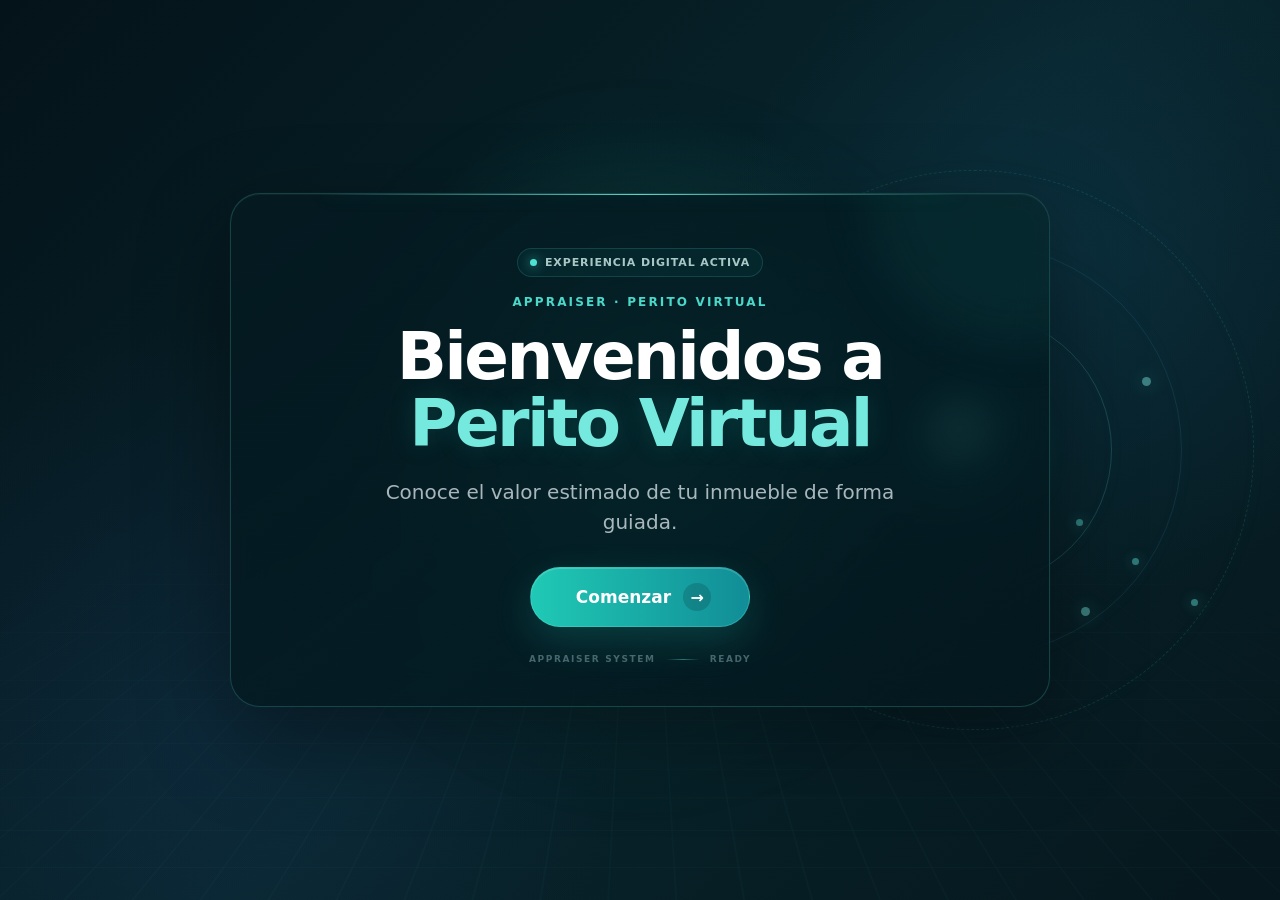
<file: index.html>
<!doctype html>
<html lang="es">
<head>
    <meta charset="utf-8">
    <meta name="viewport" content="width=device-width, initial-scale=1, viewport-fit=cover">
    <meta name="theme-color" content="#06151b">
    <meta name="description" content="Perito Virtual de Appraiser: estimación guiada del valor comercial de un inmueble.">
    <title>Perito Virtual | Appraiser</title>
    <link rel="icon" href="favicon.svg" type="image/svg+xml">
    <link rel="stylesheet" href="css/perito_virtual.css">
</head>
<body>

<!-- =========================================================
VALU · PERITO VIRTUAL · APPRAISER
VERSIÓN LOCAL AUTÓNOMA
=========================================================
========================================================= -->

<div id="valuExperience">

    <!-- =====================================================
         0. BIENVENIDA
         ===================================================== -->
    <section id="valuWelcome" class="valu-welcome">

        <div class="valu-welcome-glow" aria-hidden="true"></div>

        <div class="valu-welcome-tech-shell" aria-hidden="true">
            <span class="valu-tech-orbit valu-tech-orbit-1"></span>
            <span class="valu-tech-orbit valu-tech-orbit-2"></span>
            <span class="valu-tech-orbit valu-tech-orbit-3"></span>
            <span class="valu-tech-core"></span>
            <span class="valu-tech-node valu-tech-node-1"></span>
            <span class="valu-tech-node valu-tech-node-2"></span>
            <span class="valu-tech-node valu-tech-node-3"></span>
        </div>

        <div class="valu-welcome-card">

            <div class="valu-welcome-status">
                <span class="valu-status-dot" aria-hidden="true"></span>
                Experiencia digital activa
            </div>

            <div class="valu-welcome-kicker">
                APPRAISER · PERITO VIRTUAL
            </div>

            <h1 class="valu-welcome-title">
                Bienvenidos a <span>Perito Virtual</span>
            </h1>

            <p class="valu-welcome-subtitle">
                Conoce el valor estimado de tu inmueble de forma guiada.
            </p>
            <button
                type="button"
                id="valuWelcomeStart"
                class="valu-welcome-start">
                <span>Comenzar</span>
                <span class="valu-welcome-arrow" aria-hidden="true">→</span>
            </button>

            <div class="valu-welcome-hud" aria-hidden="true">
                <span>APPRAISER SYSTEM</span>
                <i></i>
                <span>READY</span>
            </div>

        </div>

    </section>


    <!-- =====================================================
         1. INTRO DE VALU
         ===================================================== -->
    <section id="valuIntro"
             aria-label="Introducción de Perito Virtual"
             hidden>

        <div class="valu-content">

            <div class="valu-float" id="valuFloat">

                <div class="valu-stage" id="valuStage">

                    <img id="valuV1"
                         class="valu-image active"
                         src="images/V1.png"
                         alt="Valu, asistente de Perito Virtual">

                    <img id="valuV2"
                         class="valu-image"
                         src="images/V2.png"
                         alt=""
                         aria-hidden="true">

                    <img id="valuV3"
                         class="valu-image"
                         src="images/V3.png"
                         alt=""
                         aria-hidden="true">

                    <img id="valuV4"
                         class="valu-image"
                         src="images/V4.png"
                         alt=""
                         aria-hidden="true">

                </div>

            </div>


            <div class="valu-dialogue"
                 id="valuDialogue"
                 aria-live="polite">

                <div class="valu-name">
                    Valu · Perito Virtual
                </div>

                <div class="valu-bubble" id="valuBubble1">
                    <span class="bubble-text"></span>
                </div>

                <div class="valu-bubble" id="valuBubble2">
                    <span class="bubble-text"></span>
                </div>

                <div class="valu-bubble" id="valuBubble3">
                    <span class="bubble-text"></span>
                </div>

                <div class="valu-bubble" id="valuBubble4">
                    <span class="bubble-text"></span>
                </div>

                <div class="valu-bubble" id="valuBubble5">
                    <span class="bubble-text"></span>
                </div>

                <div class="valu-intro-actions">

                    <button
                        type="button"
                        class="valu-intro-next"
                        id="valuIntroNext">
                        <span>Siguiente</span>
                        <span aria-hidden="true">→</span>
                    </button>

                    <button
                        type="button"
                        class="valu-start"
                        id="valuStart">
                        Empezar
                    </button>

                </div>

            </div>

        </div>

    </section>


    <!-- =====================================================
         2. PERITO VIRTUAL INTEGRADO
         ===================================================== -->
    <section id="peritoStage"
             class="perito-stage"
             hidden>

        <div class="perito-frame-wrap">

            <div id="peritoLoading"
                 class="perito-loading">

                <div class="perito-loading-dot"></div>

                <span>
                    Cargando Perito Virtual…
                </span>

            </div>

            <iframe
                id="peritoFrame"
                class="perito-frame"
                src="about:blank"
                title="Perito Virtual"
                loading="eager"
                allow="geolocation; clipboard-read; clipboard-write"
                referrerpolicy="strict-origin-when-cross-origin">
            </iframe>

        </div>


        <!-- =================================================
             VALU FLOTANTE
             ================================================= -->
        <div id="valuCoach"
             class="valu-coach"
             aria-live="polite">

            <div id="valuCoachBubble"
                 class="valu-coach-bubble">

                <div class="valu-coach-header">

                    <div>

                        <div class="valu-coach-title">
                            Valu · Guía
                        </div>

                        <div id="valuCoachStepLabel"
                             class="valu-coach-step">
                            Sección 1 de 4
                        </div>

                    </div>


                    <button
                        type="button"
                        id="valuCoachClose"
                        class="valu-coach-close"
                        aria-label="Cerrar explicación">
                        ×
                    </button>

                </div>


                <div id="valuCoachText"
                     class="valu-coach-text">
                </div>


                <div class="valu-coach-actions">
                    <div class="valu-coach-nav">

                        <button
                            type="button"
                            id="valuCoachPrev"
                            class="valu-coach-nav-button">
                            ←
                        </button>

                        <button
                            type="button"
                            id="valuCoachNext"
                            class="valu-coach-nav-button valu-coach-nav-primary">
                            Siguiente
                        </button>

                    </div>

                </div>

            </div>


            <button
                type="button"
                id="valuHeadButton"
                class="valu-head-button"
                aria-label="Abrir guía de Valu">

                <span class="valu-head-halo"></span>

                <span class="valu-head-stage">

                    <img id="valuC1"
                         class="valu-head-image active"
                         src="images/c1.png"
                         alt="Valu">

                    <img id="valuC2"
                         class="valu-head-image"
                         src="images/c2.png"
                         alt=""
                         aria-hidden="true">

                    <img id="valuC3"
                         class="valu-head-image"
                         src="images/c3.png"
                         alt=""
                         aria-hidden="true">

                    <img id="valuC4"
                         class="valu-head-image"
                         src="images/c4.png"
                         alt=""
                         aria-hidden="true">

                </span>

            </button>

        </div>


        <button
            type="button"
            id="valuResetNow"
            class="valu-reset-now">
            ← Volver al inicio
        </button>

    </section>

</div>


<script>
(function () {

    /* =========================================================
       MODO KIOSCO
       ========================================================= */

    document.documentElement.classList.add(
        "valu-kiosk-document"
    );

    document.body.classList.add(
        "valu-kiosk-page"
    );


    const root =
        document.getElementById(
            "valuExperience"
        );


    if (
        !root ||
        root.dataset.initialized ===
            "true"
    ) {
        return;
    }


    root.dataset.initialized =
        "true";


    /* =========================================================
       CONFIGURACIÓN
       ========================================================= */

    const PERITO_URL =
        "perito-integrado/index.html";


    /*
       =========================================================
       PASOS DEL TOUR
       =========================================================

       Ya NO usamos coordenadas.
       Cada paso localiza los textos/campos REALES dentro
       de Perito Virtual y obtiene su posición en ese momento.

       Esto permite que funcione a resoluciones distintas.
    */

    const tutorialSteps = [

        {
            label:
                "Sección 1 de 4",

            head:
                "c3",

            mode:
                "section",

            /* Solo en el paso 1 no se dibuja ningún recuadro ni línea de resaltado. */
            highlight:
                false,

            anchors: [
                "Ubicación Geográfica y Contexto"
            ],

            actionAnchors: [
                "Verificar Ubicación"
            ],

            text:
                "Para comenzar, aquí debes ingresar la ubicación y el estrato de tu inmueble. Completa la ciudad o municipio, el barrio o sector y la dirección exacta. Recuerda verificar la ubicación en el mapa antes de continuar."
        },

        {
            label:
                "Sección 2 · Características básicas",

            head:
                "c4",

            mode:
                "fields",

            anchors: [
                "Tipo de Inmueble",
                "Nivel de Acabados",
                "Estado del Inmueble",
                "Edad Estructural"
            ],

            text:
                "Ahora selecciona las características principales del inmueble. Indica si es casa o apartamento, el nivel de acabados, si es nuevo o usado, y la edad de la edificación."
        },

        {
            label:
                "Sección 2 · Áreas",

            head:
                "c3",

            mode:
                "fields",

            anchors: [
                "Área Privada",
                "Área Libre / Patios / Balcones"
            ],

            text:
                "Luego ingresa el área privada del inmueble y, si aplica, el área libre, como terrazas, patios, balcones o antejardines."
        },

        {
            label:
                "Sección 2 · Parqueaderos y depósito",

            head:
                "c4",

            mode:
                "fields",

            anchors: [
                "Parqueaderos",
                "Tiene Depósito"
            ],

            text:
                "Si el inmueble tiene parqueaderos o depósito, registra la cantidad y completa la información que se solicite. Si no aplica, puedes dejar esos valores en cero."
        },

        {
            label:
                "Sección 3 de 4",

            head:
                "c3",

            /*
               IMPORTANTE:
               Para esta sección NO subimos hasta un contenedor padre grande.
               Marcamos directamente los grupos reales visibles y usamos el
               título solo para centrar el scroll. Esto evita el salto que
               estaba llevando la guía a otro bloque de la página.
            */
            mode:
                "fields",

            scrollAnchor:
                "Habitaciones y Baños",

            anchors: [
                "Alcobas Principales",
                "Baños Privados",
                "Baños Sociales",
                "Ubicado en Villa/Conjunto Cerrado",
                "Cuarto de Servicio",
                "Baño de Servicio",
                "Características Adicionales (Amenities)"
            ],

            text:
                "En esta sección debes ingresar las dependencias del inmueble, como alcobas y baños, y también las dotaciones del edificio, conjunto o urbanización donde está ubicado."
        },

        {
            label:
                "Sección 4 de 4",

            head:
                "c4",

            mode:
                "fields",

            scrollAnchor:
                "Información Comercial y Legal",

            anchors: [
                "Tipo de Titulación",
                "Propósito del Avalúo",
                "Último Avalúo Catastral",
                "Valor de Administración",
                "Correo Destinatario para el PDF Automático",
                "Evidencia Fotográfica de Fachadas y Acabados"
            ],

            text:
                "Por último, completa la información comercial y legal. Si cuentas con el último avalúo catastral, el valor de la administración o fotografías del inmueble, puedes registrarlos aquí. Si no los tienes, puedes dejar esos campos en blanco."
        }

    ];


    /* =========================================================
       ESTADO
       ========================================================= */

    let mode =
        "welcome";

    let introRunId =
        0;

    /*
       Control independiente del mensaje actual de la introducción.
       Permite que "Siguiente" cancele inmediatamente la voz/escritura
       del mensaje actual sin romper el resto de la secuencia.
    */
    let introMessageRunId =
        0;

    let introMessageIndex =
        -1;

    let activeVoiceResolve =
        null;

    let tourRunId =
        0;

    let currentStepIndex =
        0;

    /*
       Cada cambio de paso invalida cualquier enfoque anterior que
       todavía esté esperando a que termine el scroll. Esto evita que
       un clic rápido en "Siguiente" vuelva a dibujar un resaltado viejo.
    */
    let guideFocusRunId =
        0;

    /*
       guided = recorrido inicial de lectura manual.
       review = revisión manual posterior.
       Conservamos el valor interno "narrated" para no alterar el resto
       de la lógica existente, aunque la guía ya no reproduce voz.
    */
    let guideMode =
        "narrated";

    let guideFinished =
        false;

    let bubbleHideTimer =
        null;

    let firstGuideShown =
        false;

    let peritoDocument =
        null;

    let peritoWindow =
        null;


    /*
       Un solo reproductor para conservar
       el permiso de audio después de Comenzar.
    */

    const voicePlayer =
        new Audio();


    voicePlayer.preload =
        "auto";


    /* =========================================================
       ELEMENTOS
       ========================================================= */

    const welcome =
        document.getElementById(
            "valuWelcome"
        );

    const welcomeStart =
        document.getElementById(
            "valuWelcomeStart"
        );

    const intro =
        document.getElementById(
            "valuIntro"
        );

    const floatContainer =
        document.getElementById(
            "valuFloat"
        );

    const stage =
        document.getElementById(
            "valuStage"
        );

    const dialogue =
        document.getElementById(
            "valuDialogue"
        );

    const introNext =
        document.getElementById(
            "valuIntroNext"
        );

    const startButton =
        document.getElementById(
            "valuStart"
        );

    const peritoStage =
        document.getElementById(
            "peritoStage"
        );

    const frame =
        document.getElementById(
            "peritoFrame"
        );

    const loading =
        document.getElementById(
            "peritoLoading"
        );

    const coach =
        document.getElementById(
            "valuCoach"
        );

    const coachBubble =
        document.getElementById(
            "valuCoachBubble"
        );

    const coachText =
        document.getElementById(
            "valuCoachText"
        );

    const coachStepLabel =
        document.getElementById(
            "valuCoachStepLabel"
        );

    const coachClose =
        document.getElementById(
            "valuCoachClose"
        );

    const coachPrev =
        document.getElementById(
            "valuCoachPrev"
        );

    const coachNext =
        document.getElementById(
            "valuCoachNext"
        );
    const headButton =
        document.getElementById(
            "valuHeadButton"
        );

    const resetNow =
        document.getElementById(
            "valuResetNow"
        );


    /* =========================================================
       VIEWPORT MÓVIL REAL · SAFARI / CHROME / ORIENTACIÓN
       ========================================================= */

    const valuExperience =
        document.getElementById(
            "valuExperience"
        );


    function syncValuViewport() {

        if (!valuExperience) {
            return;
        }


        const viewport =
            window.visualViewport;


        const height =
            viewport
                ? viewport.height
                : window.innerHeight;


        const width =
            viewport
                ? viewport.width
                : window.innerWidth;


        valuExperience.style.setProperty(
            "--valu-mobile-vh",
            Math.max(
                240,
                Math.round(height)
            ) + "px"
        );


        valuExperience.style.setProperty(
            "--valu-mobile-vw",
            Math.max(
                240,
                Math.round(width)
            ) + "px"
        );

    }


    syncValuViewport();


    window.addEventListener(
        "resize",
        syncValuViewport,
        { passive: true }
    );


    window.addEventListener(
        "orientationchange",
        function () {

            syncValuViewport();

            setTimeout(
                syncValuViewport,
                120
            );

            setTimeout(
                syncValuViewport,
                420
            );

        },
        { passive: true }
    );


    if (window.visualViewport) {

        window.visualViewport.addEventListener(
            "resize",
            syncValuViewport,
            { passive: true }
        );

        window.visualViewport.addEventListener(
            "scroll",
            syncValuViewport,
            { passive: true }
        );

    }


    const poses = {

        neutral:
            document.getElementById(
                "valuV1"
            ),

        blink:
            document.getElementById(
                "valuV2"
            ),

        hello:
            document.getElementById(
                "valuV3"
            ),

        point:
            document.getElementById(
                "valuV4"
            )

    };


    const heads = {

        c1:
            document.getElementById(
                "valuC1"
            ),

        c2:
            document.getElementById(
                "valuC2"
            ),

        c3:
            document.getElementById(
                "valuC3"
            ),

        c4:
            document.getElementById(
                "valuC4"
            )

    };


    /* =========================================================
       INTRO · MENSAJES
       ========================================================= */

    const introMessages = [

        {
            bubble:
                document.getElementById(
                    "valuBubble1"
                ),

            text:
                "Hola, soy Valu, tu asistente de Perito Virtual.",

            audio:
                "audio/1.mp3",

            pose:
                "hello",

            gesture:
                "gesture-hello"
        },

        {
            bubble:
                document.getElementById(
                    "valuBubble2"
                ),

            text:
                "Bienvenido a la nueva herramienta de Appraiser.",

            audio:
                "audio/2.mp3",

            pose:
                "neutral",

            gesture:
                "gesture-welcome"
        },

        {
            bubble:
                document.getElementById(
                    "valuBubble3"
                ),

            text:
                "Aquí podrás conocer el valor estimado de tu inmueble.",

            audio:
                "audio/3.mp3",

            pose:
                "neutral",

            gesture:
                "gesture-explain"
        },

        {
            bubble:
                document.getElementById(
                    "valuBubble4"
                ),

            text:
                "Por ahora, Perito Virtual está diseñado para inmuebles sometidos a propiedad horizontal, como apartamentos o casas dentro de conjuntos o condominios.",

            audio:
                "audio/4.mp3",

            pose:
                "neutral",

            gesture:
                "gesture-property"
        },

        {
            bubble:
                document.getElementById(
                    "valuBubble5"
                ),

            text:
                "Cuando estés listo, haz clic en “Empezar”. Te acompañaré paso a paso durante todo el proceso.",

            audio:
                "audio/5.mp3",

            pose:
                "point",

            gesture:
                "gesture-start"
        }

    ];


    /* =========================================================
       UTILIDADES GENERALES
       ========================================================= */

    function wait(ms) {

        return new Promise(
            resolve =>
                setTimeout(
                    resolve,
                    ms
                )
        );

    }


    function clamp(
        value,
        min,
        max
    ) {

        return Math.min(
            max,
            Math.max(
                min,
                value
            )
        );

    }


    function normalizeText(value) {

        return String(
            value || ""
        )
        .normalize("NFD")
        .replace(
            /[\u0300-\u036f]/g,
            ""
        )
        .toLowerCase()
        .replace(
            /[¿?]/g,
            ""
        )
        .replace(
            /\s+/g,
            " "
        )
        .trim();

    }


    function preloadImages(
        images
    ) {

        return Promise.all(

            images.map(
                image => {

                    if (
                        !image ||
                        (
                            image.complete &&
                            image.naturalWidth >
                                0
                        )
                    ) {

                        return Promise.resolve();

                    }


                    return new Promise(
                        resolve => {

                            image.addEventListener(
                                "load",
                                resolve,
                                {
                                    once:
                                        true
                                }
                            );

                            image.addEventListener(
                                "error",
                                resolve,
                                {
                                    once:
                                        true
                                }
                            );

                        }
                    );

                }
            )

        );

    }


    function clearBubbleTimer() {

        if (
            bubbleHideTimer
        ) {

            clearTimeout(
                bubbleHideTimer
            );


            bubbleHideTimer =
                null;

        }

    }


    /* =========================================================
       AUDIO
       ========================================================= */

    async function unlockVoice() {

        try {

            voicePlayer.src =
                introMessages[0].audio;

            voicePlayer.volume =
                0;


            await voicePlayer.play();


            voicePlayer.pause();

            voicePlayer.currentTime =
                0;

            voicePlayer.volume =
                1;

        }

        catch (error) {

            voicePlayer.volume =
                1;

        }

    }


    function stopVoice() {

        voicePlayer.pause();

        try {

            voicePlayer.currentTime =
                0;

        }

        catch (error) {
            /* El audio todavía puede no tener metadata cargada. */
        }


        /*
           Si una narración estaba esperando el evento "ended", la
           resolvemos también al adelantar manualmente. Así nunca queda
           una promesa antigua bloqueando la introducción.
        */
        if (activeVoiceResolve) {

            const resolveVoice =
                activeVoiceResolve;

            activeVoiceResolve =
                null;

            resolveVoice();

        }

    }

    function getAudioDuration(
        url
    ) {

        return new Promise(
            resolve => {

                if (!url) {

                    resolve(
                        0
                    );

                    return;

                }


                stopVoice();


                voicePlayer.src =
                    url;

                voicePlayer.load();


                const done =
                    function () {

                        voicePlayer.removeEventListener(
                            "loadedmetadata",
                            done
                        );


                        resolve(
                            isFinite(
                                voicePlayer.duration
                            )
                                ?
                                voicePlayer.duration *
                                1000
                                :
                                0
                        );

                    };


                voicePlayer.addEventListener(
                    "loadedmetadata",
                    done,
                    {
                        once:
                            true
                    }
                );


                voicePlayer.addEventListener(
                    "error",
                    function () {

                        resolve(
                            0
                        );

                    },
                    {
                        once:
                            true
                    }
                );

            }
        );

    }


    function playVoice(
        url
    ) {

        return new Promise(
            async resolve => {

                if (!url) {

                    resolve();

                    return;

                }


                stopVoice();


                voicePlayer.src =
                    url;

                voicePlayer.currentTime =
                    0;

                voicePlayer.volume =
                    1;


                let settled =
                    false;


                const done =
                    function () {

                        if (settled) {
                            return;
                        }

                        settled =
                            true;


                        voicePlayer.removeEventListener(
                            "ended",
                            done
                        );

                        voicePlayer.removeEventListener(
                            "error",
                            done
                        );


                        if (
                            activeVoiceResolve ===
                            done
                        ) {

                            activeVoiceResolve =
                                null;

                        }


                        resolve();

                    };


                activeVoiceResolve =
                    done;


                voicePlayer.addEventListener(
                    "ended",
                    done
                );

                voicePlayer.addEventListener(
                    "error",
                    done
                );


                try {

                    await voicePlayer.play();

                }

                catch (error) {

                    done();

                }

            }
        );

    }


    /* =========================================================
       INTRO · POSES
       ========================================================= */

    function showPose(
        name
    ) {

        Object.values(
            poses
        ).forEach(
            image =>
                image.classList.remove(
                    "active"
                )
        );


        if (
            poses[name]
        ) {

            poses[name]
                .classList.add(
                    "active"
                );

        }

    }


    function setGesture(
        name
    ) {

        stage.classList.remove(
            "gesture-hello",
            "gesture-welcome",
            "gesture-explain",
            "gesture-property",
            "gesture-start"
        );


        if (name) {

            stage.classList.add(
                name
            );

        }

    }


    async function blinkIntro(
        runId
    ) {

        if (
            mode !==
                "intro" ||
            runId !==
                introRunId
        ) {
            return;
        }


        showPose(
            "blink"
        );


        await wait(
            100
        );


        if (
            mode ===
                "intro" &&
            runId ===
                introRunId
        ) {

            showPose(
                "neutral"
            );

        }

    }


    async function typeBubble(
        bubble,
        text,
        duration,
        runId,
        messageRunId
    ) {

        const textElement =
            bubble.querySelector(
                ".bubble-text"
            );


        textElement.textContent =
            "";


        bubble.classList.add(
            "visible"
        );


        bubble
            .querySelectorAll(
                ".valu-cursor"
            )
            .forEach(
                cursor =>
                    cursor.remove()
            );


        const cursor =
            document.createElement(
                "span"
            );


        cursor.className =
            "valu-cursor";


        bubble.appendChild(
            cursor
        );


        const usableDuration =
            Math.max(
                duration * .86,
                1100
            );


        const speed =
            usableDuration /
            Math.max(
                text.length,
                1
            );


        for (
            let i = 0;
            i < text.length;
            i++
        ) {

            if (
                mode !==
                    "intro" ||
                runId !==
                    introRunId ||
                messageRunId !==
                    introMessageRunId
            ) {

                cursor.remove();

                return;

            }


            textElement.textContent +=
                text.charAt(
                    i
                );


            await wait(
                speed
            );

        }


        cursor.remove();

    }


    function completeIntroBubble(
        index
    ) {

        const message =
            introMessages[index];


        if (!message) {
            return;
        }


        const textElement =
            message.bubble.querySelector(
                ".bubble-text"
            );


        if (textElement) {

            textElement.textContent =
                message.text;

        }


        message.bubble.classList.add(
            "visible"
        );


        message.bubble
            .querySelectorAll(
                ".valu-cursor"
            )
            .forEach(
                cursor =>
                    cursor.remove()
            );

    }


    function revealIntroStart(
        runId
    ) {

        if (
            mode !==
                "intro" ||
            runId !==
                introRunId
        ) {
            return;
        }


        introMessageRunId++;

        stopVoice();


        if (
            introMessageIndex >=
                0 &&
            introMessageIndex <
                introMessages.length
        ) {

            completeIntroBubble(
                introMessageIndex
            );

        }


        introMessageIndex =
            introMessages.length;


        introNext.classList.remove(
            "visible"
        );


        showPose(
            "point"
        );

        setGesture(
            "gesture-start"
        );


        startButton.classList.add(
            "visible"
        );


        syncValuViewport();


        if (
            window.matchMedia(
                "(max-width: 767px), (max-height: 600px)"
            ).matches
        ) {

            requestAnimationFrame(
                function () {

                    startButton.scrollIntoView({
                        block:
                            "nearest",
                        inline:
                            "nearest",
                        behavior:
                            "auto"
                    });

                }
            );

        }

    }


    async function showIntroMessage(
        index,
        runId
    ) {

        if (
            mode !==
                "intro" ||
            runId !==
                introRunId
        ) {
            return;
        }


        if (
            index >=
            introMessages.length
        ) {

            revealIntroStart(
                runId
            );

            return;

        }


        const messageRunId =
            ++introMessageRunId;


        stopVoice();


        introMessageIndex =
            index;


        const message =
            introMessages[index];


        showPose(
            message.pose
        );

        setGesture(
            message.gesture
        );


        introNext.classList.add(
            "visible"
        );


        await wait(
            90
        );


        if (
            mode !==
                "intro" ||
            runId !==
                introRunId ||
            messageRunId !==
                introMessageRunId
        ) {
            return;
        }


        const duration =
            await getAudioDuration(
                message.audio
            );


        if (
            mode !==
                "intro" ||
            runId !==
                introRunId ||
            messageRunId !==
                introMessageRunId
        ) {
            return;
        }


        await Promise.all([

            playVoice(
                message.audio
            ),

            typeBubble(
                message.bubble,
                message.text,
                duration ||
                    Math.max(
                        message.text.length *
                            52,
                        1600
                    ),
                runId,
                messageRunId
            )

        ]);


        if (
            mode !==
                "intro" ||
            runId !==
                introRunId ||
            messageRunId !==
                introMessageRunId ||
            introMessageIndex !==
                index
        ) {
            return;
        }


        await wait(
            230
        );


        if (
            mode !==
                "intro" ||
            runId !==
                introRunId ||
            messageRunId !==
                introMessageRunId ||
            introMessageIndex !==
                index
        ) {
            return;
        }


        showIntroMessage(
            index + 1,
            runId
        );

    }


    function advanceIntroMessage() {

        if (
            mode !==
                "intro"
        ) {
            return;
        }


        /*
           Completa inmediatamente el texto que esté escribiéndose,
           detiene su audio y avanza un solo mensaje por cada clic.
        */
        if (
            introMessageIndex >=
                0 &&
            introMessageIndex <
                introMessages.length
        ) {

            completeIntroBubble(
                introMessageIndex
            );

        }


        introMessageRunId++;

        stopVoice();


        if (
            introMessageIndex <
                0
        ) {

            showIntroMessage(
                0,
                introRunId
            );

            return;

        }


        if (
            introMessageIndex >=
                introMessages.length -
                1
        ) {

            revealIntroStart(
                introRunId
            );

            return;

        }


        showIntroMessage(
            introMessageIndex +
                1,
            introRunId
        );

    }


    async function playIntro(
        runId
    ) {

        await preloadImages(
            Object.values(
                poses
            )
        );


        if (
            mode !==
                "intro" ||
            runId !==
                introRunId
        ) {
            return;
        }


        introMessageIndex =
            -1;

        introMessageRunId++;


        showPose(
            "neutral"
        );

        setGesture(
            null
        );


        floatContainer.classList.add(
            "visible"
        );


        await wait(
            650
        );

        await blinkIntro(
            runId
        );

        await wait(
            260
        );


        if (
            mode !==
                "intro" ||
            runId !==
                introRunId
        ) {
            return;
        }


        dialogue.classList.add(
            "visible"
        );


        showIntroMessage(
            0,
            runId
        );

    }


    function resetIntroVisuals() {

        floatContainer.classList.remove(
            "visible"
        );

        dialogue.classList.remove(
            "visible"
        );

        introNext.classList.remove(
            "visible"
        );

        startButton.classList.remove(
            "visible"
        );


        introMessageRunId++;

        introMessageIndex =
            -1;


        intro.classList.remove(
            "valu-intro-leaving"
        );


        introMessages.forEach(
            message => {

                message.bubble.classList.remove(
                    "visible"
                );


                const text =
                    message.bubble.querySelector(
                        ".bubble-text"
                    );


                if (text) {

                    text.textContent =
                        "";

                }


                message.bubble
                    .querySelectorAll(
                        ".valu-cursor"
                    )
                    .forEach(
                        cursor =>
                            cursor.remove()
                    );

            }
        );


        showPose(
            "neutral"
        );

        setGesture(
            null
        );

    }


    /* =========================================================
       CABEZA DE VALU
       ========================================================= */

    preloadImages(
        Object.values(
            heads
        )
    );


    function showHead(
        name
    ) {

        Object.values(
            heads
        ).forEach(
            image =>
                image.classList.remove(
                    "active"
                )
        );


        if (
            heads[name]
        ) {

            heads[name]
                .classList.add(
                    "active"
                );

        }

    }


    async function animateHead(
        tempHead
    ) {

        showHead(
            tempHead ||
            "c3"
        );


        await wait(
            750
        );


        if (
            mode ===
            "perito"
        ) {

            showHead(
                "c1"
            );

        }

    }


    async function blinkHead() {

        if (
            mode !==
                "perito" ||
            document.hidden ||
            !coach.classList.contains(
                "visible"
            )
        ) {
            return;
        }


        showHead(
            "c2"
        );


        await wait(
            110
        );


        if (
            mode ===
            "perito"
        ) {

            showHead(
                "c1"
            );

        }

    }


    setInterval(
        blinkHead,
        4600
    );


    /* =========================================================
       ACCESO SAME-ORIGIN A PERITO
       ========================================================= */

    function getPeritoContext() {

        try {

            const doc =
                frame.contentDocument;

            const win =
                frame.contentWindow;


            if (
                !doc ||
                !win ||
                !doc.body
            ) {

                return null;

            }


            /*
               Esta lectura solo funciona si realmente
               estamos bajo el mismo origen.
            */

            void doc.body.innerHTML;


            return {
                doc:
                    doc,

                win:
                    win
            };

        }

        catch (error) {

            console.error(
                "Valu: el iframe no quedó same-origin.",
                error
            );


            return null;

        }

    }


    function isVisibleInside(
        element,
        win
    ) {

        if (!element) {
            return false;
        }


        const rect =
            element.getBoundingClientRect();


        const style =
            win.getComputedStyle(
                element
            );


        return (
            rect.width > 0 &&
            rect.height > 0 &&
            style.display !==
                "none" &&
            style.visibility !==
                "hidden"
        );

    }


    function findBestTextElement(
        doc,
        win,
        searchText
    ) {

        const needle =
            normalizeText(
                searchText
            );


        const selectors =
            [
                "h1",
                "h2",
                "h3",
                "h4",
                "h5",
                "h6",
                "label",
                "legend",
                "button",
                "p",
                "span",
                "div"
            ].join(",");


        const matches =
            Array.from(
                doc.querySelectorAll(
                    selectors
                )
            )
            .filter(
                element => {

                    if (
                        !isVisibleInside(
                            element,
                            win
                        )
                    ) {
                        return false;
                    }


                    const text =
                        normalizeText(
                            element.textContent
                        );


                    return (
                        text &&
                        text.includes(
                            needle
                        )
                    );

                }
            )
            .sort(
                (a, b) => {

                    const aText =
                        normalizeText(
                            a.textContent
                        );

                    const bText =
                        normalizeText(
                            b.textContent
                        );


                    /*
                       Preferimos el elemento cuyo texto
                       sea más corto/específico.
                    */

                    return (
                        aText.length -
                        bText.length
                    );

                }
            );


        return (
            matches[0] ||
            null
        );

    }


    function findFieldBlock(
        anchor,
        win
    ) {

        if (!anchor) {
            return null;
        }


        /*
           Si es label con "for", arrancamos por
           el control asociado.
        */

        let control =
            null;


        if (
            anchor.tagName ===
                "LABEL" &&
            anchor.htmlFor
        ) {

            control =
                anchor.ownerDocument
                    .getElementById(
                        anchor.htmlFor
                    );

        }


        let node =
            control
                ?
                control.parentElement
                :
                anchor.parentElement;


        let fallback =
            anchor;


        for (
            let i = 0;
            i < 7 &&
            node;
            i++
        ) {

            const rect =
                node.getBoundingClientRect();


            const controls =
                Array.from(
                    node.querySelectorAll(
                        "input, select, textarea, button"
                    )
                )
                .filter(
                    item =>
                        isVisibleInside(
                            item,
                            win
                        )
                );


            if (
                controls.length >=
                    1 &&
                rect.width >=
                    150 &&
                rect.height >=
                    38 &&
                rect.height <=
                    360
            ) {

                return node;

            }


            if (
                rect.width >=
                    150 &&
                rect.height >=
                    30 &&
                rect.height <=
                    420
            ) {

                fallback =
                    node;

            }


            node =
                node.parentElement;

        }


        return fallback;

    }


    function findSectionBlock(
        anchor,
        win
    ) {

        if (!anchor) {
            return null;
        }


        let node =
            anchor.parentElement;


        let fallback =
            anchor.parentElement ||
            anchor;


        for (
            let i = 0;
            i < 9 &&
            node;
            i++
        ) {

            const rect =
                node.getBoundingClientRect();


            const controls =
                Array.from(
                    node.querySelectorAll(
                        "input, select, textarea, button"
                    )
                )
                .filter(
                    item =>
                        isVisibleInside(
                            item,
                            win
                        )
                );


            /*
               Elegimos el PRIMER contenedor amplio
               que contiene varios controles.
            */

            if (
                controls.length >=
                    3 &&
                rect.width >=
                    win.innerWidth *
                    .45 &&
                rect.height >=
                    260 &&
                rect.height <=
                    1350
            ) {

                return node;

            }


            if (
                rect.width >=
                    win.innerWidth *
                    .4 &&
                rect.height >=
                    220
            ) {

                fallback =
                    node;

            }


            node =
                node.parentElement;

        }


        return fallback;

    }


    function uniqueElements(
        elements
    ) {

        return Array.from(
            new Set(
                elements.filter(
                    Boolean
                )
            )
        );

    }


    function resolveStepElements(
        step
    ) {

        if (
            !peritoDocument ||
            !peritoWindow
        ) {

            return null;

        }


        const elements =
            [];


        for (
            const anchorText
            of step.anchors
        ) {

            const anchor =
                findBestTextElement(
                    peritoDocument,
                    peritoWindow,
                    anchorText
                );


            if (!anchor) {

                console.warn(
                    "Valu no encontró:",
                    anchorText
                );


                continue;

            }


            const target =
                step.mode ===
                    "section"
                    ?
                    findSectionBlock(
                        anchor,
                        peritoWindow
                    )
                    :
                    findFieldBlock(
                        anchor,
                        peritoWindow
                    );


            elements.push(
                target ||
                anchor
            );

        }


        const actionElements =
            [];


        if (
            step.actionAnchors
        ) {

            for (
                const anchorText
                of step.actionAnchors
            ) {

                const anchor =
                    findBestTextElement(
                        peritoDocument,
                        peritoWindow,
                        anchorText
                    );


                if (anchor) {

                    actionElements.push(
                        anchor
                    );

                }

            }

        }


        return {
            elements:
                uniqueElements(
                    elements
                ),

            actionElements:
                uniqueElements(
                    actionElements
                )
        };

    }


    function getUnionDocumentRect(
        elements,
        win
    ) {

        const rects =
            elements
            .map(
                element =>
                    element.getBoundingClientRect()
            )
            .filter(
                rect =>
                    rect.width >
                        0 &&
                    rect.height >
                        0
            );


        if (
            !rects.length
        ) {

            return null;

        }


        const left =
            Math.min(
                ...rects.map(
                    rect =>
                        rect.left
                )
            ) +
            win.scrollX;


        const top =
            Math.min(
                ...rects.map(
                    rect =>
                        rect.top
                )
            ) +
            win.scrollY;


        const right =
            Math.max(
                ...rects.map(
                    rect =>
                        rect.right
                )
            ) +
            win.scrollX;


        const bottom =
            Math.max(
                ...rects.map(
                    rect =>
                        rect.bottom
                )
            ) +
            win.scrollY;


        return {
            left:
                left,

            top:
                top,

            right:
                right,

            bottom:
                bottom,

            width:
                right -
                left,

            height:
                bottom -
                top
        };

    }


    /* =========================================================
       OVERLAY REAL DENTRO DE PERITO VIRTUAL
       ========================================================= */

    function ensurePeritoGuideLayer() {

        if (
            !peritoDocument
        ) {
            return null;
        }


        let style =
            peritoDocument
                .getElementById(
                    "valu-guide-style"
                );


        if (!style) {

            style =
                peritoDocument
                    .createElement(
                        "style"
                    );


            style.id =
                "valu-guide-style";


            style.textContent =
                `
                #valu-guide-focus,
                #valu-guide-action {
                    position: absolute;
                    pointer-events: none;
                    opacity: 0;
                    z-index: 2147483646;
                    box-sizing: border-box;
                    /*
                       No animamos left/top/width/height. Así el marco nunca
                       interpola entre dos zonas cuando hay clics consecutivos.
                    */
                    transition:
                        opacity .16s ease;
                }

                #valu-guide-focus {
                    border:
                        3px solid
                        rgba(32, 201, 181, .98);

                    border-radius:
                        24px;

                    background:
                        rgba(32, 201, 181, .025);

                    box-shadow:
                        0 0 0 9999px
                        rgba(2, 9, 18, .20),

                        0 0 0 7px
                        rgba(32, 201, 181, .08),

                        0 0 36px
                        rgba(32, 201, 181, .34);
                }

                #valu-guide-action {
                    border:
                        3px solid
                        rgba(115, 230, 255, .98);

                    border-radius:
                        14px;

                    background:
                        rgba(115, 230, 255, .055);

                    box-shadow:
                        0 0 0 5px
                        rgba(115, 230, 255, .11),

                        0 0 30px
                        rgba(115, 230, 255, .42);

                    animation:
                        valuGuidePulse
                        1.25s
                        ease-in-out
                        infinite;
                }

                #valu-guide-focus.valu-show,
                #valu-guide-action.valu-show {
                    opacity: 1;
                }

                @keyframes valuGuidePulse {

                    0%,
                    100% {
                        transform:
                            scale(1);
                    }

                    50% {
                        transform:
                            scale(1.015);

                        box-shadow:
                            0 0 0 9px
                            rgba(115, 230, 255, .12),

                            0 0 34px
                            rgba(115, 230, 255, .48);
                    }

                }
                `;


            peritoDocument.head
                .appendChild(
                    style
                );

        }


        let focus =
            peritoDocument
                .getElementById(
                    "valu-guide-focus"
                );


        if (!focus) {

            focus =
                peritoDocument
                    .createElement(
                        "div"
                    );


            focus.id =
                "valu-guide-focus";


            peritoDocument.body
                .appendChild(
                    focus
                );

        }


        let action =
            peritoDocument
                .getElementById(
                    "valu-guide-action"
                );


        if (!action) {

            action =
                peritoDocument
                    .createElement(
                        "div"
                    );


            action.id =
                "valu-guide-action";


            peritoDocument.body
                .appendChild(
                    action
                );

        }


        return {
            focus:
                focus,

            action:
                action
        };

    }


    function setOverlayRect(
        element,
        rect,
        padding
    ) {

        if (
            !element ||
            !rect
        ) {
            return;
        }


        const p =
            padding ||
            0;


        element.style.left =
            (
                rect.left -
                p
            ) +
            "px";


        element.style.top =
            (
                rect.top -
                p
            ) +
            "px";


        element.style.width =
            (
                rect.width +
                p * 2
            ) +
            "px";


        element.style.height =
            (
                rect.height +
                p * 2
            ) +
            "px";

    }


    function hidePeritoHighlight() {

        if (!peritoDocument) {
            return;
        }


        const focus =
            peritoDocument
                .getElementById(
                    "valu-guide-focus"
                );


        const action =
            peritoDocument
                .getElementById(
                    "valu-guide-action"
                );


        if (focus) {

            focus.classList.remove(
                "valu-show"
            );

        }


        if (action) {

            action.classList.remove(
                "valu-show"
            );

        }

    }


    function showPeritoHighlight(
        step
    ) {

        const resolved =
            resolveStepElements(
                step
            );


        if (
            !resolved ||
            !resolved.elements.length
        ) {

            return null;

        }


        const layer =
            ensurePeritoGuideLayer();


        if (!layer) {

            return null;

        }


        const focusRect =
            getUnionDocumentRect(
                resolved.elements,
                peritoWindow
            );


        if (!focusRect) {

            return null;

        }


        /*
           Reposicionamos el cuadro mientras está oculto y sin transición
           geométrica. Así, al saltar rápido entre pasos, el marco no
           "viaja" por la pantalla ni queda interpolando una zona anterior.
        */
        layer.focus.classList.remove(
            "valu-show"
        );

        layer.focus.style.transition =
            "none";


        setOverlayRect(
            layer.focus,
            focusRect,
            15
        );


        void layer.focus.offsetWidth;

        layer.focus.style.transition =
            "";


        layer.focus.classList.add(
            "valu-show"
        );


        layer.action.classList.remove(
            "valu-show"
        );


        if (
            resolved.actionElements.length
        ) {

            const actionRect =
                getUnionDocumentRect(
                    resolved.actionElements,
                    peritoWindow
                );


            if (actionRect) {

                layer.action.style.transition =
                    "none";


                setOverlayRect(
                    layer.action,
                    actionRect,
                    8
                );


                void layer.action.offsetWidth;

                layer.action.style.transition =
                    "";


                layer.action.classList.add(
                    "valu-show"
                );

            }

        }


        return focusRect;

    }


    /* =========================================================
       SCROLL REAL DE PERITO VIRTUAL
       ========================================================= */

    function scrollPeritoToRect(
        rect
    ) {

        if (
            !rect ||
            !peritoWindow
        ) {
            return;
        }


        const viewportHeight =
            peritoWindow.innerHeight;


        let targetTop;


        if (
            rect.height >=
            viewportHeight *
            .72
        ) {

            targetTop =
                rect.top -
                72;

        }

        else {

            targetTop =
                rect.top +
                rect.height /
                2 -
                viewportHeight /
                2;

        }


        const maxScroll =
            Math.max(
                0,
                peritoDocument
                    .documentElement
                    .scrollHeight -
                viewportHeight
            );


        targetTop =
            clamp(
                targetTop,
                0,
                maxScroll
            );


        /*
           IMPORTANTE: el tour usa desplazamiento inmediato.
           Un scroll suave puede seguir ejecutándose aunque el usuario
           pulse “Siguiente” varias veces y deja el marco entre dos pasos.
           Al usar auto, cada clic reemplaza de forma determinista al anterior.
        */
        peritoWindow.scrollTo({
            top:
                targetTop,

            left:
                0,

            behavior:
                "auto"
        });

    }


    async function focusCurrentStep(
        step,
        expectedTourRun,
        expectedStepIndex
    ) {

        const thisFocusRun =
            ++guideFocusRunId;


        hidePeritoHighlight();


        const resolved =
            resolveStepElements(
                step
            );


        if (
            !resolved ||
            !resolved.elements.length
        ) {

            return false;

        }


        const focusRect =
            getUnionDocumentRect(
                resolved.elements,
                peritoWindow
            );


        if (!focusRect) {

            return false;

        }


        /*
           Para las secciones 3 y 4 usamos el título REAL únicamente
           como destino de scroll. El rectángulo de resaltado se calcula
           por separado con los campos reales. Esto evita que un contenedor
           padre demasiado grande cambie el destino del desplazamiento.
        */
        let scrollRect =
            focusRect;


        if (
            step.scrollAnchor
        ) {

            const scrollAnchorElement =
                findBestTextElement(
                    peritoDocument,
                    peritoWindow,
                    step.scrollAnchor
                );


            if (scrollAnchorElement) {

                const anchorRect =
                    scrollAnchorElement
                        .getBoundingClientRect();


                scrollRect =
                    {
                        left:
                            anchorRect.left +
                            peritoWindow.scrollX,

                        top:
                            anchorRect.top +
                            peritoWindow.scrollY,

                        right:
                            anchorRect.right +
                            peritoWindow.scrollX,

                        bottom:
                            anchorRect.bottom +
                            peritoWindow.scrollY,

                        width:
                            anchorRect.width,

                        height:
                            Math.max(
                                anchorRect.height,
                                60
                            )
                    };

            }

        }


        /*
           Cancela cualquier desplazamiento suave anterior antes de
           iniciar el del paso más reciente.
        */
        try {

            peritoWindow.scrollTo({
                top:
                    peritoWindow.scrollY,

                left:
                    0,

                behavior:
                    "auto"
            });

        }

        catch (error) {
            /* Navegadores antiguos: no requiere acción. */
        }


        scrollPeritoToRect(
            scrollRect
        );


        /*
           Esperamos únicamente a que el navegador confirme dos frames
           de renderizado. No dejamos temporizadores largos pendientes:
           eso era lo que permitía que un paso antiguo reapareciera después
           de varios clics rápidos.
        */
        await new Promise(
            function (resolve) {

                const raf =
                    peritoWindow.requestAnimationFrame
                        ? peritoWindow.requestAnimationFrame.bind(peritoWindow)
                        : window.requestAnimationFrame.bind(window);

                raf(
                    function () {
                        raf(resolve);
                    }
                );

            }
        );


        /*
           Si el usuario hizo varios clics rápidos, cualquier enfoque
           anterior queda invalidado y NO puede volver a dibujar el
           rectángulo verde sobre una sección vieja.
        */
        if (
            mode !==
                "perito" ||
            thisFocusRun !==
                guideFocusRunId ||
            (
                typeof expectedTourRun ===
                    "number" &&
                expectedTourRun !==
                    tourRunId
            ) ||
            (
                typeof expectedStepIndex ===
                    "number" &&
                expectedStepIndex !==
                    currentStepIndex
            )
        ) {

            return false;

        }


        /*
           El paso 1 conserva el desplazamiento y el globo de Valu,
           pero NO dibuja ningún recuadro ni línea sobre Perito Virtual.
           Los demás pasos mantienen su resaltado normal.
        */
        if (
            step.highlight ===
                false
        ) {

            hidePeritoHighlight();

            return true;

        }


        showPeritoHighlight(
            step
        );


        return true;

    }


    /* =========================================================
       ESPERAR A QUE LA APP INTERNA TERMINE DE RENDERIZAR
       ========================================================= */

    async function waitForPeritoReady() {

        for (
            let attempt = 0;
            attempt < 40;
            attempt++
        ) {

            const context =
                getPeritoContext();


            if (context) {

                peritoDocument =
                    context.doc;

                peritoWindow =
                    context.win;


                const heading =
                    findBestTextElement(
                        peritoDocument,
                        peritoWindow,
                        "Ubicación Geográfica y Contexto"
                    );


                if (heading) {

                    ensurePeritoGuideLayer();


                    return true;

                }

            }


            await wait(
                250
            );

        }


        return false;

    }


    /* =========================================================
       VISIBILIDAD DE VALU Y MODOS DE GUÍA
       ========================================================= */

    function hideCoachCompletely() {

        clearBubbleTimer();

        coachBubble.classList.remove(
            "visible"
        );

        coach.classList.remove(
            "visible"
        );

        hidePeritoHighlight();

    }


    function hideCoachBubbleOnly() {

        coachBubble.classList.remove(
            "visible"
        );

        hidePeritoHighlight();

        /*
           La cabeza SE QUEDA flotando para que el usuario pueda
           volver a abrir la guía en modo lectura.
        */
        coach.classList.add(
            "visible"
        );

        showHead(
            "c1"
        );

    }


    function finishNarratedGuide() {

        guideFinished =
            true;

        guideMode =
            "review";

        stopVoice();

        hideCoachBubbleOnly();

        /*
           Al tocar la cabeza después de terminar, la revisión
           comienza nuevamente en el mensaje 1, SIN voz.
        */
        currentStepIndex =
            0;
        headButton.setAttribute(
            "aria-label",
            "Volver a abrir la guía"
        );

    }

    function prepareCoachUI(
        step,
        index,
        review
    ) {

        coachStepLabel.textContent =
            review
                ?
                step.label +
                " · Revisión"
                :
                step.label;


        coachText.textContent =
            step.text;


        coachPrev.disabled =
            index ===
            0;


        coachNext.textContent =
            index ===
                tutorialSteps.length -
                1
                ?
                (review
                    ?
                    "Cerrar"
                    :
                    "Listo")
                :
                "Siguiente";


        /*
           La guía dentro de Perito Virtual es ahora únicamente visual.
           La voz de la introducción de Valu se conserva.
        */
        coach.classList.add(
            "visible"
        );


        coachBubble.classList.add(
            "visible"
        );


        syncValuViewport();


        /* Cada paso de la guía empieza mostrando su encabezado. */
        coachBubble.scrollTop =
            0;

    }


    /* =========================================================
       RECORRIDO GUIADO · SIN VOZ
       Valu permanece visible durante los 6 mensajes.
       El usuario avanza manualmente con "Siguiente".
       ========================================================= */

    async function showNarratedStep(
        index
    ) {

        if (
            mode !==
                "perito" ||
            index < 0 ||
            index >=
                tutorialSteps.length
        ) {
            return;
        }


        guideMode =
            "narrated";

        guideFinished =
            false;


        const thisTourRun =
            tourRunId;


        clearBubbleTimer();

        /*
           Importante:
           la voz de la INTRO de Valu se conserva, pero la guía flotante
           dentro de Perito Virtual ya no reproduce ningún audio.
        */
        stopVoice();

        hidePeritoHighlight();


        currentStepIndex =
            index;


        const step =
            tutorialSteps[
                index
            ];


        /*
           Valu y el globo permanecen visibles. El avance es manual:
           el usuario decide cuándo pasar con "Siguiente".
        */
        prepareCoachUI(
            step,
            index,
            false
        );


        animateHead(
            step.head
        );


        await focusCurrentStep(
            step,
            thisTourRun,
            index
        );


        if (
            mode !==
                "perito" ||
            thisTourRun !==
                tourRunId ||
            currentStepIndex !==
                index
        ) {
            return;
        }

    }


    /* =========================================================
       REVISIÓN SOLO LECTURA
       Sin audio y sin avance automático.
       ========================================================= */

    async function showReviewStep(
        index
    ) {

        if (
            mode !==
                "perito" ||
            index < 0 ||
            index >=
                tutorialSteps.length
        ) {
            return;
        }


        guideMode =
            "review";

        guideFinished =
            true;


        tourRunId++;

        const thisTourRun =
            tourRunId;

        stopVoice();

        clearBubbleTimer();

        hidePeritoHighlight();


        currentStepIndex =
            index;


        const step =
            tutorialSteps[
                index
            ];


        prepareCoachUI(
            step,
            index,
            true
        );


        animateHead(
            step.head
        );


        await focusCurrentStep(
            step,
            thisTourRun,
            index
        );

    }


    /* =========================================================
       CONTROLES MANUALES
       ========================================================= */

    coachPrev.addEventListener(
        "click",
        function () {

            /* Mata inmediatamente cualquier enfoque todavía pendiente. */
            guideFocusRunId++;
            hidePeritoHighlight();

            if (
                guideMode ===
                "review"
            ) {

                showReviewStep(
                    currentStepIndex -
                    1
                );

                return;

            }


            tourRunId++;


            showNarratedStep(
                Math.max(
                    0,
                    currentStepIndex -
                    1
                )
            );

        }
    );


    coachNext.addEventListener(
        "click",
        function () {

            /*
               El último clic siempre gana. Si el usuario pulsa muy rápido,
               ningún render anterior conserva permiso para pintar el marco.
            */
            guideFocusRunId++;
            hidePeritoHighlight();

            if (
                guideMode ===
                "review"
            ) {

                if (
                    currentStepIndex ===
                    tutorialSteps.length -
                    1
                ) {

                    hideCoachBubbleOnly();

                    return;

                }


                showReviewStep(
                    currentStepIndex +
                    1
                );

                return;

            }


            tourRunId++;

            stopVoice();


            if (
                currentStepIndex ===
                tutorialSteps.length -
                1
            ) {

                finishNarratedGuide();

                return;

            }


            showNarratedStep(
                currentStepIndex +
                1
            );

        }
    );


    coachClose.addEventListener(
        "click",
        function () {

            /*
               Cerrar la guía invalida de inmediato cualquier scroll o
               resaltado pendiente. Así nunca queda una línea/recuadro
               flotando sobre Perito Virtual al continuar por cuenta propia.
            */
            guideFocusRunId++;
            tourRunId++;

            stopVoice();
            hidePeritoHighlight();


            if (
                guideMode ===
                "review"
            ) {

                hideCoachBubbleOnly();

                return;

            }


            guideFinished =
                true;

            guideMode =
                "review";

            currentStepIndex =
                0;


            hideCoachBubbleOnly();


            headButton.setAttribute(
                "aria-label",
                "Volver a abrir la guía"
            );

        }
    );
    headButton.addEventListener(
        "click",
        function () {

            /*
               Una vez terminada la guía, tocar la cabeza abre el
               recorrido completo en modo SOLO LECTURA.
            */
            if (
                guideFinished ||
                guideMode ===
                    "review"
            ) {

                if (
                    coachBubble.classList.contains(
                        "visible"
                    )
                ) {

                    hideCoachBubbleOnly();

                    return;

                }


                showReviewStep(
                    0
                );

            }

        }
    );


    /* =========================================================
       ENTRAR A PERITO
       ========================================================= */

    function enterPerito() {

        mode =
            "perito";


        introRunId++;

        tourRunId++;

        guideFocusRunId++;


        stopVoice();


        intro.classList.add(
            "valu-intro-leaving"
        );


        loading.classList.remove(
            "hidden"
        );


        firstGuideShown =
            false;

        guideMode =
            "narrated";

        guideFinished =
            false;


        peritoDocument =
            null;

        peritoWindow =
            null;


        frame.src =
            PERITO_URL;


        setTimeout(
            function () {

                if (
                    mode !==
                    "perito"
                ) {
                    return;
                }


                intro.hidden =
                    true;


                peritoStage.hidden =
                    false;


                requestAnimationFrame(
                    function () {

                        peritoStage.classList.add(
                            "active"
                        );

                    }
                );

            },
            360
        );

    }


    introNext.addEventListener(
        "click",
        advanceIntroMessage
    );


    startButton.addEventListener(
        "click",
        enterPerito
    );


    /* =========================================================
       IFRAME CARGADO
       ========================================================= */

    frame.addEventListener(
        "load",
        async function () {

            if (
                mode !==
                "perito"
            ) {
                return;
            }


            const ready =
                await waitForPeritoReady();


            loading.classList.add(
                "hidden"
            );


            if (
                !ready
            ) {

                console.error(
                    "Valu no pudo localizar el formulario dentro de /perito-integrado/."
                );


                return;

            }


            if (
                !firstGuideShown
            ) {

                firstGuideShown =
                    true;


                tourRunId++;


                setTimeout(
                    function () {

                        showNarratedStep(
                            0
                        );

                    },
                    450
                );

            }

        }
    );


    /* =========================================================
       VOLVER AL INICIO
       ========================================================= */

    function returnToWelcome() {

        mode =
            "welcome";


        introRunId++;

        tourRunId++;


        stopVoice();

        clearBubbleTimer();

        hideCoachCompletely();

        resetIntroVisuals();


        intro.hidden =
            true;


        peritoStage.classList.remove(
            "active"
        );


        peritoStage.hidden =
            true;


        currentStepIndex =
            0;

        guideMode =
            "narrated";

        guideFinished =
            false;


        showHead(
            "c1"
        );


        peritoDocument =
            null;

        peritoWindow =
            null;


        loading.classList.remove(
            "hidden"
        );


        frame.src =
            "about:blank";


        welcome.hidden =
            false;

    }


    resetNow.addEventListener(
        "click",
        returnToWelcome
    );


    /* =========================================================
       BIENVENIDA -> INTRO
       ========================================================= */

    async function startFromWelcome() {

        await unlockVoice();


        mode =
            "intro";


        introRunId++;


        const runId =
            introRunId;


        resetIntroVisuals();


        welcome.classList.add(
            "valu-welcome-leaving"
        );


        setTimeout(
            function () {

                if (
                    mode !==
                        "intro" ||
                    introRunId !==
                        runId
                ) {
                    return;
                }


                welcome.hidden =
                    true;


                welcome.classList.remove(
                    "valu-welcome-leaving"
                );


                intro.hidden =
                    false;


                playIntro(
                    runId
                );

            },
            300
        );

    }


    welcomeStart.addEventListener(
        "click",
        startFromWelcome
    );


    /* =========================================================
       DEBUG / VERIFICACIÓN
       =========================================================

       No afecta al usuario.
       Permite comprobar desde consola que los seis pasos
       encuentran elementos reales.
    */

    window.ValuGuide =
        {

            debugResolveAll:
                function () {

                    if (
                        !peritoDocument ||
                        !peritoWindow
                    ) {

                        return {
                            ok:
                                false,

                            error:
                                "Perito Virtual aún no está listo."
                        };

                    }


                    const results =
                        tutorialSteps.map(
                            step => {

                                const resolved =
                                    resolveStepElements(
                                        step
                                    );


                                return {
                                    label:
                                        step.label,

                                    found:
                                        Boolean(
                                            resolved &&
                                            resolved.elements.length
                                        ),

                                    elements:
                                        resolved
                                            ?
                                            resolved.elements.length
                                            :
                                            0,

                                    actions:
                                        resolved
                                            ?
                                            resolved.actionElements.length
                                            :
                                            0
                                };

                            }
                        );


                    return {
                        ok:
                            results.every(
                                item =>
                                    item.found
                            ),

                        results:
                            results
                    };

                },

            goToStep:
                function (
                    index
                ) {

                    tourRunId++;


                    return showReviewStep(
                        Number(
                            index
                        )
                    );

                }

        };


    /* =========================================================
       ESTADO INICIAL
       ========================================================= */

    intro.hidden =
        true;

    peritoStage.hidden =
        true;

    welcome.hidden =
        false;


    resetIntroVisuals();

    showHead(
        "c1"
    );

})();
</script>
</body>
</html>
</file>
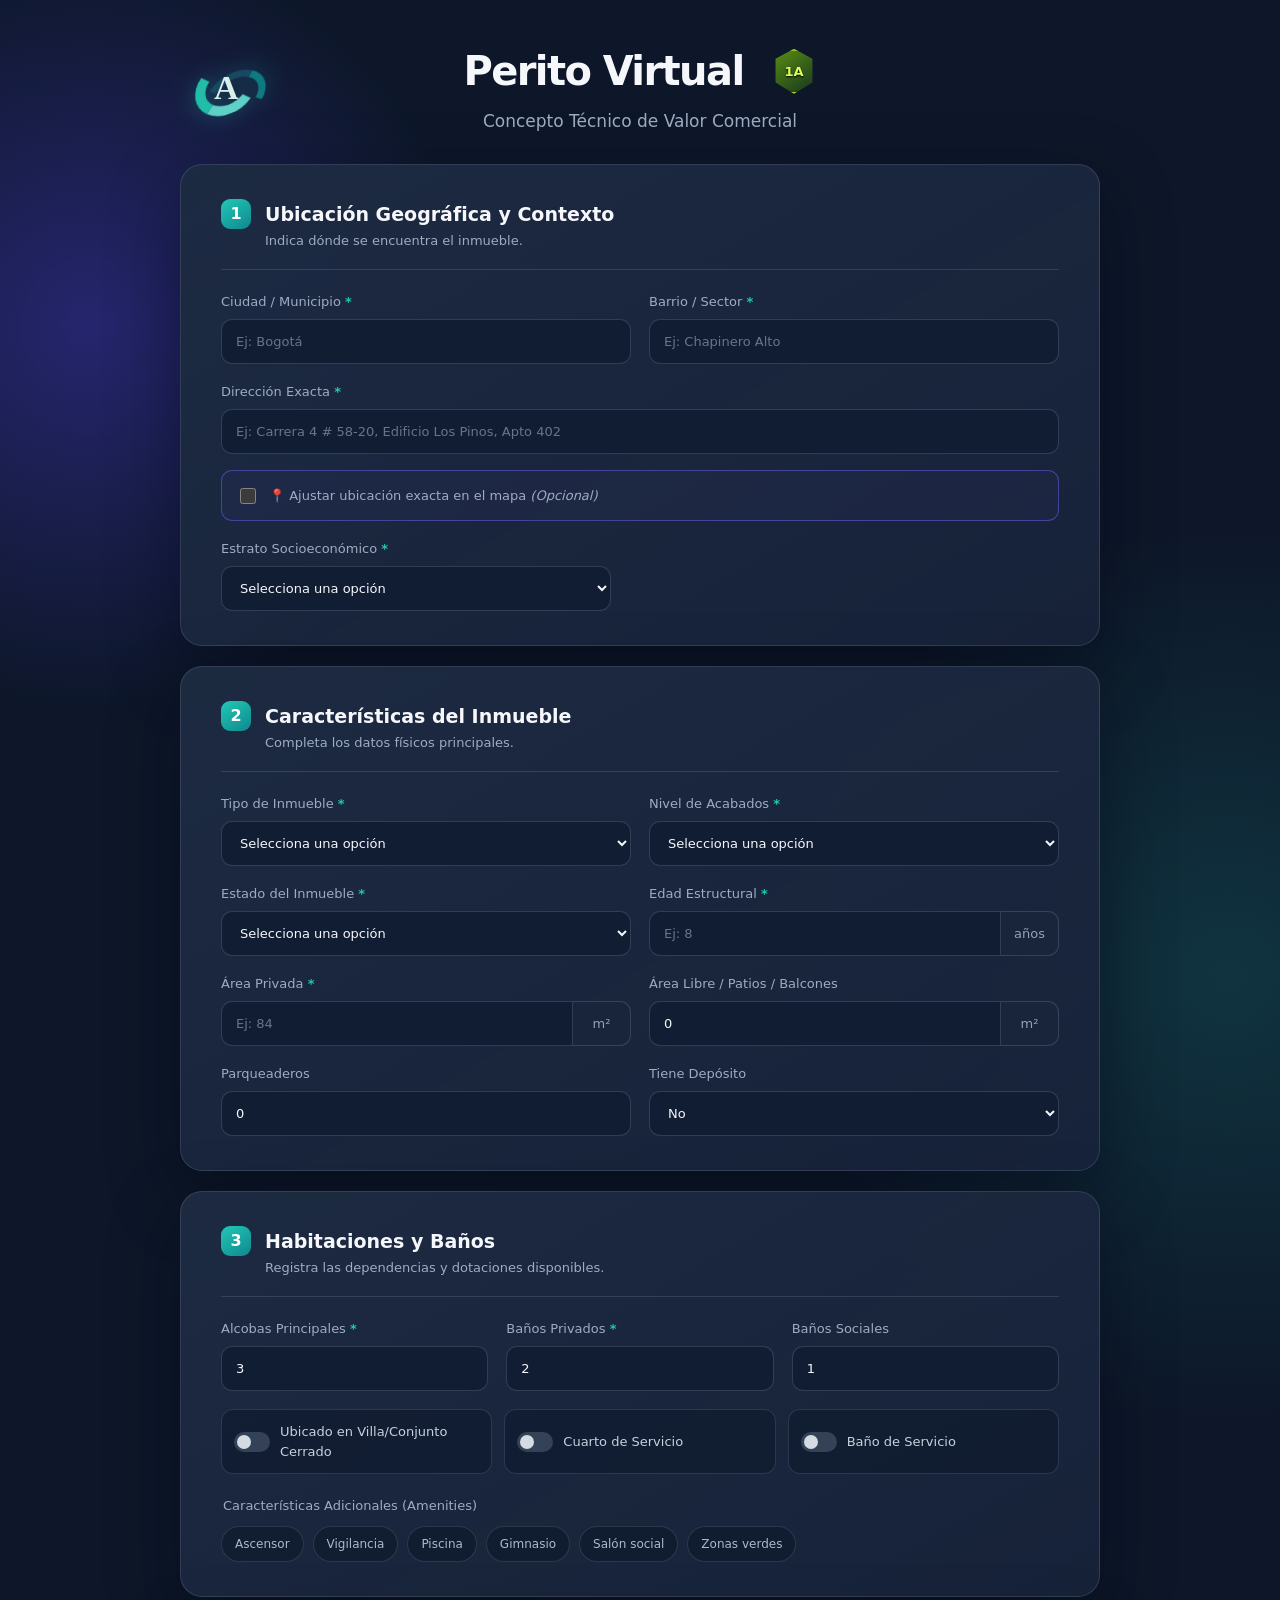
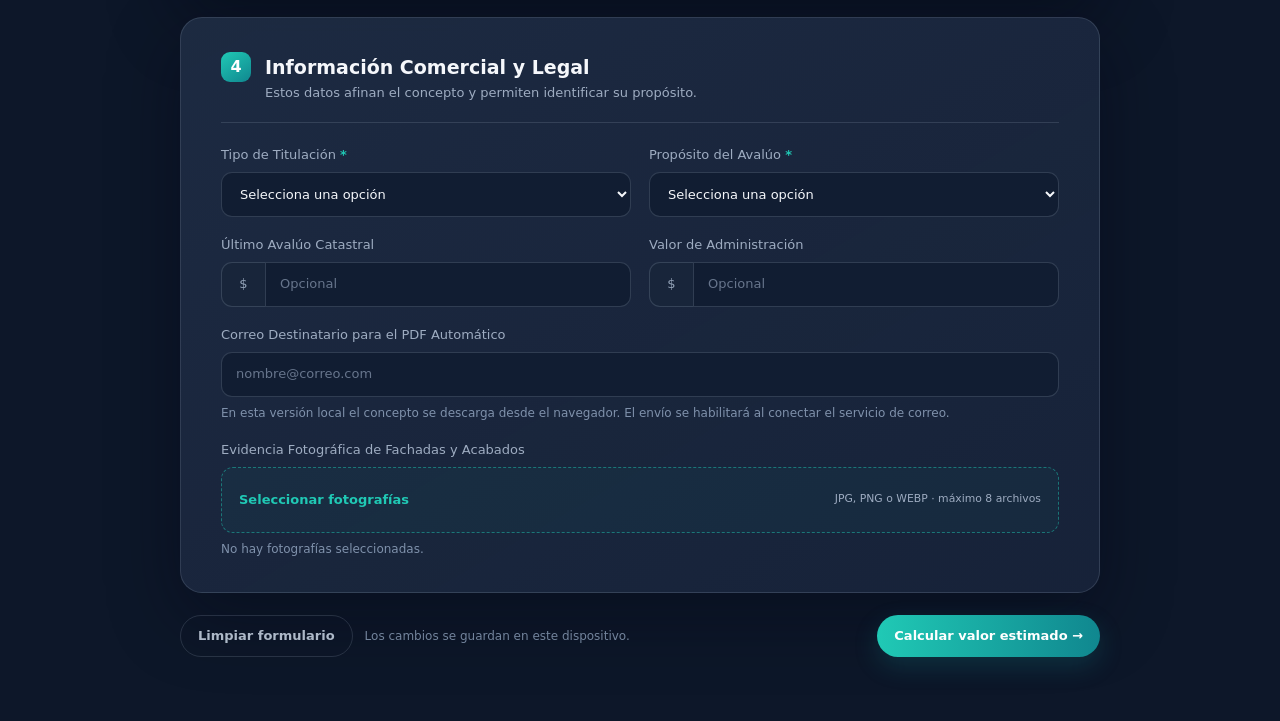
<file: perito-integrado/index.html>
<!doctype html>
<html lang="es">
<head>
    <meta charset="utf-8">
    <meta name="viewport" content="width=device-width, initial-scale=1">
    <meta name="theme-color" content="#0d1729">
    <meta name="description" content="Formulario para estimar el valor comercial de un inmueble.">
    <title>Perito Virtual | Concepto de valor comercial</title>
    <link rel="icon" href="../favicon.svg" type="image/svg+xml">
    <link rel="stylesheet" href="styles.css">
</head>
<body>
    <main class="app-shell">
        <header class="app-header">
            <div class="brand-mark" aria-label="Appraiser"><span>A</span></div>
            <div class="header-copy">
                <div class="title-line">
                    <h1>Perito Virtual</h1>
                    <span class="edition-badge" aria-label="Primera edición">1A</span>
                </div>
                <p>Concepto Técnico de Valor Comercial</p>
            </div>
        </header>

        <div id="draftNotice" class="draft-notice" role="status" hidden>
            Recuperamos el borrador guardado en este dispositivo.
            <button type="button" id="clearDraftTop">Descartar borrador</button>
        </div>

        <form id="appraisalForm" novalidate>
            <section class="form-section" aria-labelledby="sectionLocation">
                <div class="section-heading">
                    <span class="section-number">1</span>
                    <div>
                        <h2 id="sectionLocation">Ubicación Geográfica y Contexto</h2>
                        <p>Indica dónde se encuentra el inmueble.</p>
                    </div>
                </div>

                <div class="field-grid two-columns">
                    <label class="field-block">
                        <span>Ciudad / Municipio <b>*</b></span>
                        <input id="city" name="city" type="text" autocomplete="address-level2" placeholder="Ej: Bogotá" required>
                        <small class="field-error">Ingresa la ciudad o municipio.</small>
                    </label>
                    <label class="field-block">
                        <span>Barrio / Sector <b>*</b></span>
                        <input id="neighborhood" name="neighborhood" type="text" autocomplete="address-level3" placeholder="Ej: Chapinero Alto" required>
                        <small class="field-error">Ingresa el barrio o sector.</small>
                    </label>
                    <label class="field-block full-width">
                        <span>Dirección Exacta <b>*</b></span>
                        <input id="address" name="address" type="text" autocomplete="street-address" placeholder="Ej: Carrera 4 # 58-20, Edificio Los Pinos, Apto 402" required>
                        <small class="field-error">Ingresa la dirección del inmueble.</small>
                    </label>
                </div>

                <div class="location-tools">
                    <label class="check-line">
                        <input id="mapToggle" name="mapToggle" type="checkbox">
                        <span>📍 Ajustar ubicación exacta en el mapa <em>(Opcional)</em></span>
                    </label>
                    <div id="locationPanel" class="location-panel" hidden>
                        <div id="mapCanvas" class="map-canvas" role="application" tabindex="0" aria-label="Mapa esquemático. Haz clic para marcar la ubicación.">
                            <span class="map-road road-one"></span>
                            <span class="map-road road-two"></span>
                            <span class="map-road road-three"></span>
                            <button type="button" id="mapPin" class="map-pin" aria-label="Ubicación seleccionada" hidden>●</button>
                            <p>Haz clic sobre el mapa para marcar un punto</p>
                        </div>
                        <div class="map-actions">
                            <button type="button" id="useCurrentLocation" class="button-secondary">Usar mi ubicación</button>
                            <button type="button" id="verifyLocation" class="button-secondary">Verificar Ubicación</button>
                            <span id="locationStatus" role="status">Ubicación sin verificar</span>
                        </div>
                        <input id="latitude" name="latitude" type="hidden">
                        <input id="longitude" name="longitude" type="hidden">
                    </div>
                </div>

                <label class="field-block compact-field">
                    <span>Estrato Socioeconómico <b>*</b></span>
                    <select id="stratum" name="stratum" required>
                        <option value="">Selecciona una opción</option>
                        <option value="1">Estrato 1</option>
                        <option value="2">Estrato 2</option>
                        <option value="3">Estrato 3</option>
                        <option value="4">Estrato 4</option>
                        <option value="5">Estrato 5</option>
                        <option value="6">Estrato 6</option>
                    </select>
                    <small class="field-error">Selecciona el estrato.</small>
                </label>
            </section>

            <section class="form-section" aria-labelledby="sectionFeatures">
                <div class="section-heading">
                    <span class="section-number">2</span>
                    <div>
                        <h2 id="sectionFeatures">Características del Inmueble</h2>
                        <p>Completa los datos físicos principales.</p>
                    </div>
                </div>

                <div class="field-grid two-columns">
                    <label class="field-block">
                        <span>Tipo de Inmueble <b>*</b></span>
                        <select id="propertyType" name="propertyType" required>
                            <option value="">Selecciona una opción</option>
                            <option value="apartment">Apartamento</option>
                            <option value="house">Casa en conjunto</option>
                        </select>
                        <small class="field-error">Selecciona el tipo de inmueble.</small>
                    </label>
                    <label class="field-block">
                        <span>Nivel de Acabados <b>*</b></span>
                        <select id="finishes" name="finishes" required>
                            <option value="">Selecciona una opción</option>
                            <option value="basic">Básico</option>
                            <option value="standard">Estándar</option>
                            <option value="superior">Superior</option>
                            <option value="luxury">Lujo</option>
                        </select>
                        <small class="field-error">Selecciona el nivel de acabados.</small>
                    </label>
                    <label class="field-block">
                        <span>Estado del Inmueble <b>*</b></span>
                        <select id="condition" name="condition" required>
                            <option value="">Selecciona una opción</option>
                            <option value="new">Nuevo</option>
                            <option value="excellent">Usado · excelente</option>
                            <option value="good">Usado · bueno</option>
                            <option value="renovation">Requiere adecuaciones</option>
                        </select>
                        <small class="field-error">Selecciona el estado.</small>
                    </label>
                    <label class="field-block">
                        <span>Edad Estructural <b>*</b></span>
                        <div class="input-suffix"><input id="age" name="age" type="number" min="0" max="150" step="1" placeholder="Ej: 8" required><span>años</span></div>
                        <small class="field-error">Ingresa una edad entre 0 y 150 años.</small>
                    </label>
                    <label class="field-block">
                        <span>Área Privada <b>*</b></span>
                        <div class="input-suffix"><input id="privateArea" name="privateArea" type="number" min="15" max="5000" step="0.01" placeholder="Ej: 84" required><span>m²</span></div>
                        <small class="field-error">Ingresa un área entre 15 y 5.000 m².</small>
                    </label>
                    <label class="field-block">
                        <span>Área Libre / Patios / Balcones</span>
                        <div class="input-suffix"><input id="freeArea" name="freeArea" type="number" min="0" max="5000" step="0.01" value="0"><span>m²</span></div>
                        <small class="field-error">Ingresa un valor válido.</small>
                    </label>
                    <label class="field-block">
                        <span>Parqueaderos</span>
                        <input id="parking" name="parking" type="number" min="0" max="20" step="1" value="0">
                        <small class="field-error">Ingresa un número entre 0 y 20.</small>
                    </label>
                    <label class="field-block">
                        <span>Tiene Depósito</span>
                        <select id="storage" name="storage">
                            <option value="no">No</option>
                            <option value="yes">Sí</option>
                        </select>
                    </label>
                </div>
            </section>

            <section class="form-section" aria-labelledby="sectionRooms">
                <div class="section-heading">
                    <span class="section-number">3</span>
                    <div>
                        <h2 id="sectionRooms">Habitaciones y Baños</h2>
                        <p>Registra las dependencias y dotaciones disponibles.</p>
                    </div>
                </div>

                <div class="field-grid three-columns">
                    <label class="field-block"><span>Alcobas Principales <b>*</b></span><input id="bedrooms" name="bedrooms" type="number" min="0" max="20" step="1" value="3" required><small class="field-error">Ingresa un número válido.</small></label>
                    <label class="field-block"><span>Baños Privados <b>*</b></span><input id="privateBathrooms" name="privateBathrooms" type="number" min="0" max="20" step="1" value="2" required><small class="field-error">Ingresa un número válido.</small></label>
                    <label class="field-block"><span>Baños Sociales</span><input id="socialBathrooms" name="socialBathrooms" type="number" min="0" max="20" step="1" value="1"><small class="field-error">Ingresa un número válido.</small></label>
                </div>

                <div class="toggle-grid">
                    <label class="toggle-card"><input name="gated" type="checkbox"><span class="toggle-ui"></span><span>Ubicado en Villa/Conjunto Cerrado</span></label>
                    <label class="toggle-card"><input name="serviceRoom" type="checkbox"><span class="toggle-ui"></span><span>Cuarto de Servicio</span></label>
                    <label class="toggle-card"><input name="serviceBathroom" type="checkbox"><span class="toggle-ui"></span><span>Baño de Servicio</span></label>
                </div>

                <fieldset class="amenities">
                    <legend>Características Adicionales (Amenities)</legend>
                    <div class="chip-grid">
                        <label><input name="amenities" value="elevator" type="checkbox"><span>Ascensor</span></label>
                        <label><input name="amenities" value="security" type="checkbox"><span>Vigilancia</span></label>
                        <label><input name="amenities" value="pool" type="checkbox"><span>Piscina</span></label>
                        <label><input name="amenities" value="gym" type="checkbox"><span>Gimnasio</span></label>
                        <label><input name="amenities" value="social" type="checkbox"><span>Salón social</span></label>
                        <label><input name="amenities" value="green" type="checkbox"><span>Zonas verdes</span></label>
                    </div>
                </fieldset>
            </section>

            <section class="form-section" aria-labelledby="sectionCommercial">
                <div class="section-heading">
                    <span class="section-number">4</span>
                    <div>
                        <h2 id="sectionCommercial">Información Comercial y Legal</h2>
                        <p>Estos datos afinan el concepto y permiten identificar su propósito.</p>
                    </div>
                </div>

                <div class="field-grid two-columns">
                    <label class="field-block">
                        <span>Tipo de Titulación <b>*</b></span>
                        <select id="titleType" name="titleType" required><option value="">Selecciona una opción</option><option>Propiedad plena</option><option>Patrimonio autónomo</option><option>Posesión</option><option>Otro</option></select>
                        <small class="field-error">Selecciona el tipo de titulación.</small>
                    </label>
                    <label class="field-block">
                        <span>Propósito del Avalúo <b>*</b></span>
                        <select id="purpose" name="purpose" required><option value="">Selecciona una opción</option><option>Venta</option><option>Compra</option><option>Crédito hipotecario</option><option>Actualización patrimonial</option><option>Otro</option></select>
                        <small class="field-error">Selecciona el propósito.</small>
                    </label>
                    <label class="field-block">
                        <span>Último Avalúo Catastral</span>
                        <div class="input-prefix"><span>$</span><input id="cadastralValue" name="cadastralValue" type="number" min="0" step="1000" placeholder="Opcional"></div>
                    </label>
                    <label class="field-block">
                        <span>Valor de Administración</span>
                        <div class="input-prefix"><span>$</span><input id="administration" name="administration" type="number" min="0" step="1000" placeholder="Opcional"></div>
                    </label>
                    <label class="field-block full-width">
                        <span>Correo Destinatario para el PDF Automático</span>
                        <input id="email" name="email" type="email" autocomplete="email" placeholder="nombre@correo.com">
                        <small class="field-help">En esta versión local el concepto se descarga desde el navegador. El envío se habilitará al conectar el servicio de correo.</small>
                        <small class="field-error">Ingresa un correo válido.</small>
                    </label>
                    <label class="field-block full-width file-field">
                        <span>Evidencia Fotográfica de Fachadas y Acabados</span>
                        <input id="photos" name="photos" type="file" accept="image/jpeg,image/png,image/webp" multiple>
                        <span class="file-drop"><strong>Seleccionar fotografías</strong><small>JPG, PNG o WEBP · máximo 8 archivos</small></span>
                        <small id="fileSummary" class="field-help">No hay fotografías seleccionadas.</small>
                        <small class="field-error">Selecciona máximo 8 fotografías válidas.</small>
                    </label>
                </div>
            </section>

            <div id="formErrorSummary" class="error-summary" role="alert" tabindex="-1" hidden>
                Revisa los campos marcados antes de continuar.
            </div>

            <div class="form-actions">
                <button type="button" id="clearForm" class="button-ghost">Limpiar formulario</button>
                <span id="saveStatus" class="save-status" role="status">Los cambios se guardan en este dispositivo.</span>
                <button type="submit" class="button-primary">Calcular valor estimado <span>→</span></button>
            </div>
        </form>

        <section id="resultPanel" class="result-panel" aria-labelledby="resultTitle" hidden>
            <div class="result-kicker">Concepto preliminar</div>
            <h2 id="resultTitle">Valor comercial estimado</h2>
            <p id="resultAddress" class="result-address"></p>
            <div class="value-card">
                <span>Estimación central</span>
                <strong id="estimatedValue"></strong>
                <small id="estimatedRange"></small>
            </div>
            <div class="result-grid">
                <div><span>Valor de referencia por m²</span><strong id="squareMeterValue"></strong></div>
                <div><span>Área ponderada</span><strong id="weightedArea"></strong></div>
                <div><span>Nivel de orientación</span><strong>Preliminar</strong></div>
            </div>
            <p class="result-disclaimer">Este resultado es una orientación comercial generada con los datos suministrados. No reemplaza un avalúo certificado, una visita técnica ni un estudio de mercado específico.</p>
            <div class="result-actions">
                <button type="button" id="editResult" class="button-secondary">Editar datos</button>
                <button type="button" id="printResult" class="button-primary">Guardar / imprimir PDF</button>
                <button type="button" id="emailResult" class="button-primary">Enviar PDF por correo</button>
            </div>
            <p id="emailStatus" class="email-status" role="status" aria-live="polite"></p>
        </section>
    </main>

    <script src="config.js?v=1.0.0"></script>
    <script src="app.js"></script>
</body>
</html>
</file>
<file: css/perito_virtual.css>
/* ==========================================================
VALU · PERITO VIRTUAL · APPRAISER
VERSIÓN LOCAL AUTÓNOMA
========================================================= */


/* ==========================================================
0. FULLSCREEN WORDPRESS
========================================================= */

html.valu-kiosk-document,
body.valu-kiosk-page {
    width: 100% !important;
    height: 100% !important;

    margin: 0 !important;
    padding: 0 !important;

    overflow: hidden !important;

    background:
        #06151b !important;

    font-family:
        Inter,
        ui-sans-serif,
        system-ui,
        -apple-system,
        BlinkMacSystemFont,
        "Segoe UI",
        sans-serif;
}


body.valu-kiosk-page #wpadminbar,
body.valu-kiosk-page #masthead,
body.valu-kiosk-page #colophon,
body.valu-kiosk-page .site-header,
body.valu-kiosk-page .site-footer,
body.valu-kiosk-page .elementor-location-header,
body.valu-kiosk-page .elementor-location-footer {
    display: none !important;
}


#valuExperience {
    position: fixed !important;

    inset: 0 !important;

    z-index:
        2147483000 !important;

    width:
        100vw !important;

    height:
        100dvh !important;

    margin:
        0 !important;

    padding:
        0 !important;

    overflow:
        hidden !important;

    background:
        #06151b;

    font-family:
        inherit;
}


#valuExperience,
#valuExperience * {
    box-sizing:
        border-box;
}


#valuExperience button {
    font-family:
        inherit;
}


/* WordPress/Elementor no debe forzar visibles los controles ocultos. */
#peritoStage [hidden] {
    display: none !important;
}


#valuWelcome[hidden],
#valuIntro[hidden],
#peritoStage[hidden] {
    display:
        none !important;
}


/* ==========================================================
1. BIENVENIDA · ESTÉTICA TECNOLÓGICA
========================================================= */

#valuWelcome {
    position: absolute;
    inset: 0;

    display: flex;
    align-items: center;
    justify-content: center;

    overflow: hidden;

    padding:
        40px 24px;

    background:
        radial-gradient(
            circle at 50% 42%,
            rgba(32, 201, 181, .16),
            transparent 33%
        ),
        radial-gradient(
            circle at 84% 28%,
            rgba(31, 128, 180, .13),
            transparent 28%
        ),
        radial-gradient(
            circle at 16% 82%,
            rgba(45, 83, 155, .14),
            transparent 32%
        ),
        linear-gradient(
            135deg,
            #041319 0%,
            #08242c 52%,
            #06171d 100%
        );

    transition:
        opacity .32s ease,
        transform .32s ease;

    isolation:
        isolate;
}


/* Cuadrícula técnica de fondo */
#valuWelcome::before {
    content: "";

    position: absolute;
    inset: -20%;

    z-index: 0;

    background-image:
        linear-gradient(
            rgba(74, 221, 207, .055) 1px,
            transparent 1px
        ),
        linear-gradient(
            90deg,
            rgba(74, 221, 207, .055) 1px,
            transparent 1px
        );

    background-size:
        46px 46px;

    transform:
        perspective(850px)
        rotateX(64deg)
        translateY(22%);

    transform-origin:
        center 70%;

    opacity:
        .55;

    -webkit-mask-image:
        radial-gradient(
            ellipse at center,
            #000 0%,
            rgba(0, 0, 0, .72) 44%,
            transparent 78%
        );

    mask-image:
        radial-gradient(
            ellipse at center,
            #000 0%,
            rgba(0, 0, 0, .72) 44%,
            transparent 78%
        );

    pointer-events:
        none;

    animation:
        valuGridDrift
        14s
        linear
        infinite;
}


/* Barrido luminoso muy sutil */
#valuWelcome::after {
    content: "";

    position: absolute;

    z-index: 1;

    left:
        8%;

    right:
        8%;

    top:
        -12%;

    height:
        2px;

    background:
        linear-gradient(
            90deg,
            transparent,
            rgba(74, 221, 207, .05),
            rgba(112, 242, 230, .58),
            rgba(74, 221, 207, .05),
            transparent
        );

    filter:
        blur(.2px);

    box-shadow:
        0 0 20px
        rgba(32, 201, 181, .22);

    opacity:
        .6;

    pointer-events:
        none;

    animation:
        valuWelcomeScan
        7.5s
        ease-in-out
        infinite;
}


#valuWelcome.valu-welcome-leaving {
    opacity: 0;

    transform:
        scale(.985);

    pointer-events:
        none;
}


#valuWelcome .valu-welcome-glow {
    position: absolute;

    z-index: 0;

    width:
        min(720px, 82vw);

    height:
        min(720px, 82vw);

    border-radius:
        50%;

    background:
        radial-gradient(
            circle,
            rgba(32, 201, 181, .12) 0%,
            rgba(32, 201, 181, .045) 38%,
            transparent 70%
        );

    filter:
        blur(36px);

    pointer-events:
        none;

    animation:
        valuWelcomeGlow
        5.5s
        ease-in-out
        infinite;
}


/* Núcleo tecnológico decorativo detrás de la tarjeta */
#valuWelcome .valu-welcome-tech-shell {
    position: absolute;

    z-index: 1;

    width:
        min(560px, 54vw);

    aspect-ratio:
        1;

    right:
        clamp(-150px, 2vw, 32px);

    top:
        50%;

    transform:
        translateY(-50%);

    opacity:
        .46;

    pointer-events:
        none;
}


#valuWelcome .valu-tech-orbit,
#valuWelcome .valu-tech-core,
#valuWelcome .valu-tech-node {
    position: absolute;

    left:
        50%;

    top:
        50%;

    border-radius:
        50%;
}


#valuWelcome .valu-tech-orbit {
    border:
        1px solid
        rgba(89, 230, 217, .28);

    box-shadow:
        inset 0 0 26px
        rgba(32, 201, 181, .035),
        0 0 26px
        rgba(32, 201, 181, .055);
}


#valuWelcome .valu-tech-orbit::before,
#valuWelcome .valu-tech-orbit::after {
    content: "";

    position: absolute;

    width:
        7px;

    height:
        7px;

    border-radius:
        50%;

    background:
        #5ae3d6;

    box-shadow:
        0 0 14px
        rgba(90, 227, 214, .85);
}


#valuWelcome .valu-tech-orbit::before {
    left:
        12%;

    top:
        18%;
}


#valuWelcome .valu-tech-orbit::after {
    right:
        10%;

    bottom:
        22%;
}


#valuWelcome .valu-tech-orbit-1 {
    width:
        100%;

    height:
        100%;

    margin:
        -50% 0 0 -50%;

    border-style:
        dashed;

    animation:
        valuOrbitSpin
        28s
        linear
        infinite;
}


#valuWelcome .valu-tech-orbit-2 {
    width:
        74%;

    height:
        74%;

    margin:
        -37% 0 0 -37%;

    border-color:
        rgba(88, 176, 232, .26);

    animation:
        valuOrbitSpinReverse
        20s
        linear
        infinite;
}


#valuWelcome .valu-tech-orbit-3 {
    width:
        49%;

    height:
        49%;

    margin:
        -24.5% 0 0 -24.5%;

    border-color:
        rgba(111, 240, 228, .38);

    animation:
        valuOrbitSpin
        13s
        linear
        infinite;
}


#valuWelcome .valu-tech-core {
    width:
        23%;

    height:
        23%;

    margin:
        -11.5% 0 0 -11.5%;

    background:
        radial-gradient(
            circle at 38% 34%,
            rgba(222, 255, 252, .95),
            rgba(90, 227, 214, .72) 16%,
            rgba(32, 201, 181, .26) 36%,
            rgba(5, 35, 43, .12) 68%,
            transparent 72%
        );

    box-shadow:
        0 0 38px
        rgba(32, 201, 181, .27);

    animation:
        valuCorePulse
        3.2s
        ease-in-out
        infinite;
}


#valuWelcome .valu-tech-node {
    width:
        9px;

    height:
        9px;

    background:
        rgba(127, 244, 233, .95);

    box-shadow:
        0 0 18px
        rgba(88, 230, 216, .75);

    animation:
        valuNodePulse
        2.8s
        ease-in-out
        infinite;
}


#valuWelcome .valu-tech-node-1 {
    left:
        17%;

    top:
        31%;
}


#valuWelcome .valu-tech-node-2 {
    left:
        80%;

    top:
        37%;

    animation-delay:
        .65s;
}


#valuWelcome .valu-tech-node-3 {
    left:
        69%;

    top:
        78%;

    animation-delay:
        1.1s;
}


#valuWelcome .valu-welcome-card {
    position: relative;

    z-index: 3;

    width:
        min(820px, 92vw);

    padding:
        54px 58px 42px;

    text-align:
        center;

    overflow:
        hidden;

    border:
        1px solid
        rgba(97, 232, 220, .20);

    border-radius:
        30px;

    background:
        linear-gradient(
            145deg,
            rgba(5, 26, 33, .88),
            rgba(5, 22, 28, .70)
        );

    box-shadow:
        0 30px 90px
        rgba(0, 0, 0, .36),
        inset 0 1px 0
        rgba(255, 255, 255, .045),
        0 0 0 1px
        rgba(32, 201, 181, .025);

    backdrop-filter:
        blur(18px)
        saturate(125%);

    -webkit-backdrop-filter:
        blur(18px)
        saturate(125%);
}


/* Línea de energía superior */
#valuWelcome .valu-welcome-card::before {
    content: "";

    position: absolute;

    left:
        11%;

    right:
        11%;

    top:
        0;

    height:
        1px;

    background:
        linear-gradient(
            90deg,
            transparent,
            rgba(105, 242, 228, .85),
            transparent
        );

    box-shadow:
        0 0 18px
        rgba(32, 201, 181, .35);
}


/* Luz interna de la tarjeta */
#valuWelcome .valu-welcome-card::after {
    content: "";

    position: absolute;

    z-index:
        -1;

    width:
        300px;

    height:
        300px;

    right:
        -120px;

    top:
        -150px;

    border-radius:
        50%;

    background:
        rgba(32, 201, 181, .065);

    filter:
        blur(26px);

    pointer-events:
        none;
}


#valuWelcome .valu-welcome-status {
    display:
        inline-flex;

    align-items:
        center;

    gap:
        8px;

    margin-bottom:
        18px;

    padding:
        7px 12px;

    border:
        1px solid
        rgba(100, 235, 223, .15);

    border-radius:
        999px;

    background:
        rgba(32, 201, 181, .055);

    color:
        rgba(221, 250, 247, .76);

    font-size:
        11px;

    font-weight:
        700;

    letter-spacing:
        .08em;

    text-transform:
        uppercase;
}


#valuWelcome .valu-status-dot {
    width:
        7px;

    height:
        7px;

    border-radius:
        50%;

    background:
        #4ee1d2;

    box-shadow:
        0 0 12px
        rgba(78, 225, 210, .8);

    animation:
        valuStatusPulse
        1.8s
        ease-in-out
        infinite;
}


#valuWelcome .valu-welcome-kicker {
    margin-bottom:
        14px;

    color:
        #4ad8ca;

    font-size:
        12px;

    font-weight:
        800;

    letter-spacing:
        .18em;

    text-transform:
        uppercase;
}


#valuWelcome .valu-welcome-title {
    max-width:
        690px;

    margin:
        0 auto;

    color:
        #fff;

    font-size:
        clamp(38px, 5.15vw, 68px);

    font-weight:
        760;

    line-height:
        1.02;

    letter-spacing:
        -.04em;
}


#valuWelcome .valu-welcome-title span {
    color:
        #76e9de;

    text-shadow:
        0 0 26px
        rgba(32, 201, 181, .17);
}


#valuWelcome .valu-welcome-subtitle {
    max-width:
        560px;

    margin:
        20px auto 0;

    color:
        rgba(231, 243, 246, .72);

    font-size:
        clamp(16px, 1.8vw, 20px);

    line-height:
        1.5;
}




#valuWelcome .valu-welcome-start {
    display:
        inline-flex;

    align-items:
        center;

    justify-content:
        center;

    gap:
        12px;

    min-width:
        220px;

    margin-top:
        30px;

    padding:
        15px 24px 15px 31px;

    border:
        1px solid
        rgba(121, 245, 233, .22);

    border-radius:
        999px;

    background:
        linear-gradient(
            90deg,
            #20c9b5,
            #118d97
        );

    color:
        #fff;

    font-size:
        17px;

    font-weight:
        760;

    cursor:
        pointer;

    box-shadow:
        0 14px 38px
        rgba(32, 201, 181, .20),
        inset 0 1px 0
        rgba(255, 255, 255, .18);

    transition:
        transform .22s ease,
        box-shadow .22s ease,
        filter .22s ease;
}


#valuWelcome .valu-welcome-start:hover {
    transform:
        translateY(-2px);

    filter:
        brightness(1.04);

    box-shadow:
        0 18px 45px
        rgba(32, 201, 181, .27),
        inset 0 1px 0
        rgba(255, 255, 255, .18);
}


#valuWelcome .valu-welcome-start:active {
    transform:
        translateY(0)
        scale(.985);
}


#valuWelcome .valu-welcome-arrow {
    display:
        grid;

    place-items:
        center;

    width:
        28px;

    height:
        28px;

    border-radius:
        50%;

    background:
        rgba(4, 26, 31, .18);

    font-size:
        16px;

    transition:
        transform .22s ease;
}


#valuWelcome .valu-welcome-start:hover .valu-welcome-arrow {
    transform:
        translateX(3px);
}


#valuWelcome .valu-welcome-hud {
    display: flex;

    align-items:
        center;

    justify-content:
        center;

    gap:
        10px;

    margin-top:
        27px;

    color:
        rgba(161, 203, 207, .42);

    font-size:
        9px;

    font-weight:
        700;

    letter-spacing:
        .18em;
}


#valuWelcome .valu-welcome-hud i {
    display:
        block;

    width:
        34px;

    height:
        1px;

    background:
        linear-gradient(
            90deg,
            transparent,
            rgba(75, 212, 199, .48),
            transparent
        );
}


@keyframes valuGridDrift {

    0% {
        background-position:
            0 0,
            0 0;
    }

    100% {
        background-position:
            46px 46px,
            46px 46px;
    }

}


@keyframes valuWelcomeScan {

    0%,
    12% {
        top:
            -10%;

        opacity:
            0;
    }

    24% {
        opacity:
            .55;
    }

    72% {
        opacity:
            .42;
    }

    88%,
    100% {
        top:
            108%;

        opacity:
            0;
    }

}


@keyframes valuWelcomeGlow {

    0%,
    100% {
        transform:
            scale(.96);

        opacity:
            .72;
    }

    50% {
        transform:
            scale(1.06);

        opacity:
            1;
    }

}


@keyframes valuOrbitSpin {

    from {
        transform:
            rotate(0deg);
    }

    to {
        transform:
            rotate(360deg);
    }

}


@keyframes valuOrbitSpinReverse {

    from {
        transform:
            rotate(360deg);
    }

    to {
        transform:
            rotate(0deg);
    }

}


@keyframes valuCorePulse {

    0%,
    100% {
        transform:
            scale(.94);

        opacity:
            .74;
    }

    50% {
        transform:
            scale(1.06);

        opacity:
            1;
    }

}


@keyframes valuNodePulse {

    0%,
    100% {
        transform:
            scale(.78);

        opacity:
            .42;
    }

    50% {
        transform:
            scale(1.12);

        opacity:
            1;
    }

}


@keyframes valuStatusPulse {

    0%,
    100% {
        opacity:
            .48;
    }

    50% {
        opacity:
            1;
    }

}


/* ==========================================================
2. INTRO
========================================================= */

#valuIntro {
    position: absolute;
    inset: 0;

    display: flex;

    align-items: center;
    justify-content: center;

    overflow: hidden;

    padding:
        30px;

    background:
        radial-gradient(
            circle at 25% 45%,
            rgba(20, 196, 177, .13),
            transparent 35%
        ),
        linear-gradient(
            135deg,
            #06151b 0%,
            #0a252c 55%,
            #07191e 100%
        );

    opacity: 1;

    transition:
        opacity .4s ease,
        transform .4s ease;
}


#valuIntro.valu-intro-leaving {
    opacity: 0;

    transform:
        translateY(-8px);

    pointer-events:
        none;
}


#valuIntro .valu-content {
    position: relative;

    z-index: 2;

    width: 100%;

    max-width:
        1250px;

    display: flex;

    align-items: center;
    justify-content: center;

    gap:
        55px;
}


#valuIntro .valu-float {
    position: relative;

    flex:
        0 0 min(500px, 42vw);

    width:
        min(500px, 42vw);

    height:
        650px;

    opacity: 0;

    transition:
        opacity .7s ease;

    animation:
        valuPermanentFloat
        4.2s
        ease-in-out
        infinite;
}


#valuIntro .valu-float.visible {
    opacity: 1;
}


@keyframes valuPermanentFloat {

    0%,
    100% {
        transform:
            translate3d(0, 0, 0);
    }

    50% {
        transform:
            translate3d(0, -10px, 0);
    }

}


#valuIntro .valu-stage {
    position: relative;

    width: 100%;
    height: 100%;

    transition:
        transform .5s
        cubic-bezier(.22, .61, .36, 1);
}


#valuIntro .valu-image {
    position: absolute;

    inset: 0;

    width: 100%;
    height: 100%;

    object-fit: contain;

    object-position:
        center;

    opacity: 0;

    transform:
        none !important;

    pointer-events:
        none;

    user-select:
        none;

    transition:
        opacity .055s linear;
}


#valuIntro .valu-image.active {
    opacity: 1;
}


#valuIntro .valu-stage.gesture-hello {
    transform:
        translate3d(-2px, -2px, 0)
        rotate(-.6deg);
}


#valuIntro .valu-stage.gesture-welcome {
    transform:
        translate3d(3px, 0, 0)
        rotate(.5deg);
}


#valuIntro .valu-stage.gesture-explain {
    transform:
        translate3d(0, -3px, 0);
}


#valuIntro .valu-stage.gesture-property {
    transform:
        translate3d(-4px, 1px, 0)
        rotate(-.7deg);
}


#valuIntro .valu-stage.gesture-start {
    transform:
        translate3d(3px, -1px, 0)
        rotate(.4deg);
}


#valuIntro .valu-dialogue {
    flex:
        1 1 520px;

    width:
        min(560px, 50vw);

    min-width: 0;

    display: flex;

    flex-direction:
        column;

    gap:
        12px;

    opacity: 0;

    transform:
        translateY(12px);

    transition:
        opacity .45s ease,
        transform .45s ease;
}


#valuIntro .valu-dialogue.visible {
    opacity: 1;

    transform:
        translateY(0);
}


#valuIntro .valu-name {
    margin:
        0 0 4px 4px;

    color:
        #20c9b5;

    font-size:
        14px;

    font-weight:
        700;

    letter-spacing:
        .09em;

    text-transform:
        uppercase;
}


#valuIntro .valu-bubble {
    position: relative;

    width:
        fit-content;

    max-width:
        100%;

    padding:
        14px 19px;

    background:
        rgba(255, 255, 255, .09);

    border:
        1px solid
        rgba(255, 255, 255, .15);

    border-radius:
        7px 19px 19px 19px;

    color:
        #fff;

    font-size:
        17px;

    line-height:
        1.5;

    opacity: 0;

    transform:
        translateX(16px)
        translateY(4px);

    transition:
        opacity .34s ease,
        transform .34s ease;
}


#valuIntro .valu-bubble.visible {
    opacity: 1;

    transform:
        translateX(0)
        translateY(0);
}


#valuIntro .valu-bubble::before {
    content: "";

    position: absolute;

    left:
        -7px;

    top:
        15px;

    width:
        14px;

    height:
        14px;

    background:
        rgba(255, 255, 255, .09);

    transform:
        rotate(45deg);
}


#valuIntro .valu-cursor {
    display:
        inline-block;

    width:
        2px;

    height:
        1em;

    margin-left:
        4px;

    vertical-align:
        -2px;

    background:
        #20c9b5;

    animation:
        valuCursorBlink
        .75s
        infinite;
}


@keyframes valuCursorBlink {

    0%,
    48% {
        opacity:
            1;
    }

    49%,
    100% {
        opacity:
            0;
    }

}


#valuIntro .valu-start {
    align-self:
        flex-start;

    min-width:
        190px;

    margin-top:
        10px;

    padding:
        15px 38px;

    border: 0;

    border-radius:
        40px;

    background:
        linear-gradient(
            90deg,
            #20c9b5,
            #10878f
        );

    color:
        #fff;

    font-size:
        18px;

    font-weight:
        700;

    cursor:
        pointer;

    opacity: 0;

    transform:
        translateY(8px);

    pointer-events:
        none;

    transition:
        opacity .38s ease,
        transform .38s ease;
}


#valuIntro .valu-start.visible {
    opacity: 1;

    transform:
        translateY(0);

    pointer-events:
        auto;
}


/* ==========================================================
3. PERITO VIRTUAL
========================================================= */

#peritoStage {
    position: absolute;

    inset: 0;

    width: 100%;
    height: 100%;

    overflow: hidden;

    background:
        #081522;

    opacity: 0;

    transition:
        opacity .35s ease;
}


#peritoStage.active {
    opacity: 1;
}


#peritoStage .perito-frame-wrap {
    position: absolute;

    inset: 0;

    overflow: hidden;

    background:
        #081522;
}


#peritoStage .perito-frame {
    display: block;

    width: 100%;
    height: 100%;

    border: 0;

    background:
        #081522;
}


/* ==========================================================
4. CARGA
========================================================= */

#peritoStage .perito-loading {
    position: absolute;

    z-index:
        60;

    inset: 0;

    display: flex;

    align-items: center;

    justify-content: center;

    gap:
        10px;

    background:
        #081522;

    color:
        #d9e5ee;

    transition:
        opacity .3s ease,
        visibility .3s ease;
}


#peritoStage .perito-loading.hidden {
    opacity: 0;

    visibility: hidden;

    pointer-events: none;
}


#peritoStage .perito-loading-dot {
    width: 10px;
    height: 10px;

    border-radius:
        50%;

    background:
        #20c9b5;

    box-shadow:
        0 0 18px
        rgba(32, 201, 181, .65);

    animation:
        valuLoadingPulse
        1s
        ease-in-out
        infinite;
}


@keyframes valuLoadingPulse {

    0%,
    100% {
        transform:
            scale(.8);

        opacity:
            .55;
    }

    50% {
        transform:
            scale(1.18);

        opacity:
            1;
    }

}


/* ==========================================================
5. VALU FLOTANTE
========================================================= */

#peritoStage .valu-coach {
    position: absolute;

    right:
        clamp(14px, 2vw, 30px);

    bottom:
        clamp(18px, 3vh, 34px);

    z-index:
        50;

    display: flex;

    flex-direction:
        row;

    align-items:
        flex-end;

    justify-content:
        flex-end;

    gap:
        13px;

    max-width:
        min(610px, calc(100vw - 28px));

    pointer-events:
        none;

    opacity:
        0;

    transform:
        translateY(12px)
        scale(.98);

    transition:
        opacity .28s ease,
        transform .28s ease;
}


#peritoStage .valu-coach.visible {
    opacity: 1;

    transform:
        translateY(0)
        scale(1);
}


/* ==========================================================
6. CABEZA
========================================================= */

#peritoStage .valu-head-button {
    position: relative;

    order: 2;

    flex:
        0 0 auto;

    width:
        clamp(92px, 8vw, 132px);

    height:
        clamp(92px, 8vw, 132px);

    padding: 0;

    border: 0;

    border-radius:
        50%;

    background:
        transparent;

    cursor:
        pointer;

    pointer-events:
        auto;

    animation:
        valuHeadPermanentFloat
        3.8s
        ease-in-out
        infinite;
}


@keyframes valuHeadPermanentFloat {

    0%,
    100% {
        transform:
            translate3d(0, 0, 0);
    }

    50% {
        transform:
            translate3d(0, -7px, 0);
    }

}


#peritoStage .valu-head-halo {
    position: absolute;

    inset: 7px;

    border-radius:
        50%;

    background:
        rgba(32, 201, 181, .13);

    filter:
        blur(16px);

    transform:
        scale(1.12);
}


#peritoStage .valu-head-stage {
    position: absolute;

    inset: 0;

    overflow: hidden;

    border-radius:
        50%;

    background:
        radial-gradient(
            circle at 50% 45%,
            rgba(32, 201, 181, .13),
            rgba(5, 19, 24, .88)
        );

    border:
        1px solid
        rgba(32, 201, 181, .3);

    box-shadow:
        0 10px 30px
        rgba(0, 0, 0, .28),

        0 0 24px
        rgba(32, 201, 181, .14);
}


#peritoStage .valu-head-image {
    position: absolute;

    inset: 0;

    width: 100%;
    height: 100%;

    object-fit:
        contain;

    object-position:
        center;

    opacity: 0;

    transform:
        none !important;

    pointer-events:
        none;

    user-select:
        none;

    transition:
        opacity .045s linear;
}


#peritoStage .valu-head-image.active {
    opacity: 1;
}


/* ==========================================================
7. BURBUJA
========================================================= */

#peritoStage .valu-coach-bubble {
    order: 1;

    width:
        min(390px, calc(100vw - 160px));

    padding:
        17px;

    border:
        1px solid
        rgba(32, 201, 181, .34);

    border-radius:
        18px 18px 5px 18px;

    background:
        rgba(5, 24, 31, .96);

    color:
        #f5fbfc;

    box-shadow:
        0 14px 38px
        rgba(0, 0, 0, .3),

        0 0 26px
        rgba(32, 201, 181, .08);

    backdrop-filter:
        blur(14px);

    -webkit-backdrop-filter:
        blur(14px);

    opacity: 0;

    visibility:
        hidden;

    pointer-events:
        none;

    transform:
        translateY(10px)
        translateX(8px);

    transition:
        opacity .25s ease,
        transform .25s ease,
        visibility .25s ease;
}


#peritoStage .valu-coach-bubble.visible {
    opacity: 1;

    visibility:
        visible;

    pointer-events:
        auto;

    transform:
        translateY(0)
        translateX(0);
}


#peritoStage .valu-coach-header {
    display: flex;

    align-items:
        flex-start;

    justify-content:
        space-between;

    gap:
        12px;
}


#peritoStage .valu-coach-title {
    color:
        #20c9b5;

    font-size:
        12px;

    font-weight:
        800;

    letter-spacing:
        .085em;

    text-transform:
        uppercase;
}


#peritoStage .valu-coach-step {
    margin-top:
        3px;

    color:
        #91a3b7;

    font-size:
        12px;

    font-weight:
        600;
}


#peritoStage .valu-coach-close {
    width:
        28px;

    height:
        28px;

    padding:
        0;

    display:
        inline-flex;

    align-items:
        center;

    justify-content:
        center;

    border:
        1px solid
        rgba(255, 255, 255, .1);

    border-radius:
        50%;

    background:
        rgba(255, 255, 255, .05);

    color:
        #b8cbd1;

    font-size:
        19px;

    cursor:
        pointer;
}


#peritoStage .valu-coach-text {
    margin-top:
        12px;

    color:
        #eef7f8;

    font-size:
        clamp(13px, 1.15vw, 15px);

    line-height:
        1.52;
}


#peritoStage .valu-coach-actions {
    display: flex;

    align-items:
        center;

    justify-content:
        space-between;

    gap:
        10px;

    margin-top:
        14px;
}




#peritoStage .valu-coach-nav {
    display: flex;

    align-items:
        center;

    gap:
        7px;

    margin-left:
        auto;
}


#peritoStage .valu-coach-nav-button {
    min-width:
        38px;

    height:
        36px;

    padding:
        0 12px;

    border:
        1px solid
        rgba(255, 255, 255, .12);

    border-radius:
        999px;

    background:
        rgba(255, 255, 255, .055);

    color:
        #f5fbfc;

    font-size:
        13px;

    font-weight:
        700;

    cursor:
        pointer;
}


#peritoStage .valu-coach-nav-button:disabled {
    opacity:
        .35;

    cursor:
        default;
}


#peritoStage .valu-coach-nav-primary {
    min-width:
        92px;

    border-color:
        rgba(32, 201, 181, .55);

    background:
        linear-gradient(
            90deg,
            rgba(32, 201, 181, .94),
            rgba(16, 135, 143, .94)
        );

    color:
        #fff;
}


/* ==========================================================
8. VOLVER AL INICIO
========================================================= */

#peritoStage .valu-reset-now {
    position: absolute;

    top:
        clamp(12px, 2vh, 22px);

    right:
        clamp(12px, 1.8vw, 26px);

    z-index:
        55;

    padding:
        9px 15px;

    border:
        1px solid
        rgba(255, 255, 255, .13);

    border-radius:
        999px;

    background:
        rgba(4, 17, 23, .86);

    color:
        rgba(236, 247, 248, .86);

    font-size:
        12px;

    cursor:
        pointer;

    backdrop-filter:
        blur(10px);

    -webkit-backdrop-filter:
        blur(10px);
}


/* ==========================================================
9. TABLET
========================================================= */

@media (max-width: 1024px) {

    #valuIntro .valu-content {
        gap:
            25px;
    }


    #valuIntro .valu-float {
        flex-basis:
            min(430px, 43vw);

        width:
            min(430px, 43vw);

        height:
            560px;
    }


    #peritoStage .valu-coach-bubble {
        width:
            min(340px, calc(100vw - 145px));
    }

}




@media (prefers-reduced-motion: reduce) {

    #valuWelcome::before,
    #valuWelcome::after,
    #valuWelcome .valu-welcome-glow,
    #valuWelcome .valu-tech-orbit,
    #valuWelcome .valu-tech-core,
    #valuWelcome .valu-tech-node,
    #valuWelcome .valu-status-dot {
        animation:
            none !important;
    }

}

/* ==========================================================
10. MÓVIL
========================================================= */

@media (max-width: 767px) {

    #valuWelcome {
        padding:
            22px 15px;
    }


    #valuWelcome .valu-welcome-card {
        width:
            100%;

        padding:
            36px 20px 30px;
    }


    #valuWelcome .valu-welcome-tech-shell {
        width:
            440px;

        right:
            -250px;

        opacity:
            .25;
    }


    #valuWelcome .valu-welcome-hud {
        margin-top:
            22px;

        font-size:
            8px;
    }


    #valuIntro {
        padding:
            15px 12px;

        align-items:
            flex-start;

        overflow-x:
            hidden;

        overflow-y:
            auto;

        -webkit-overflow-scrolling:
            touch;
    }


    #valuIntro .valu-content {
        flex-direction:
            column;

        gap:
            2px;

        min-height:
            100%;

        padding:
            4px 0 28px;
    }


    #valuIntro .valu-float {
        flex:
            none;

        width:
            min(320px, 90vw);

        height:
            390px;
    }


    #valuIntro .valu-dialogue {
        width:
            96%;

        flex:
            none;

        gap:
            8px;
    }


    #valuIntro .valu-bubble {
        font-size:
            14px;

        padding:
            11px 14px;
    }


    #peritoStage .valu-coach {
        right:
            10px;

        bottom:
            10px;

        max-width:
            calc(100vw - 20px);

        gap:
            7px;
    }


    #peritoStage .valu-head-button {
        width:
            84px;

        height:
            84px;
    }


    #peritoStage .valu-coach-bubble {
        width:
            min(300px, calc(100vw - 110px));

        max-height:
            44dvh;

        overflow-y:
            auto;

        padding:
            14px;
    }


    #peritoStage .valu-coach-text {
        font-size:
            13px;
    }


    #peritoStage .valu-reset-now {
        top:
            8px;

        right:
            8px;

        font-size:
            11px;
    }

}


/* ==========================================================
11. ACCESIBILIDAD
========================================================= */

@media (prefers-reduced-motion: reduce) {

    #valuIntro .valu-float,
    #peritoStage .valu-head-button,
    #peritoStage .perito-loading-dot {
        animation:
            none !important;
    }

}

/* ==========================================================
   INTRO · CONTROL MANUAL "SIGUIENTE"
   ========================================================== */

#valuIntro .valu-intro-actions {
    align-self: flex-start;
    display: flex;
    align-items: center;
    gap: 12px;
    margin-top: 10px;
}

#valuIntro .valu-intro-actions .valu-start {
    align-self: auto;
    margin-top: 0;
}

#valuIntro .valu-intro-next {
    min-width: 155px;
    padding: 14px 28px;
    border: 1px solid rgba(32, 201, 181, .38);
    border-radius: 40px;
    background: rgba(32, 201, 181, .08);
    color: #dffbf7;
    font-size: 16px;
    font-weight: 700;
    cursor: pointer;
    opacity: 0;
    transform: translateY(8px);
    pointer-events: none;
    transition:
        opacity .28s ease,
        transform .28s ease,
        background .2s ease,
        border-color .2s ease;
}

#valuIntro .valu-intro-next span + span {
    margin-left: 8px;
}

#valuIntro .valu-intro-next.visible {
    opacity: 1;
    transform: translateY(0);
    pointer-events: auto;
}

#valuIntro .valu-intro-next.visible:hover {
    background: rgba(32, 201, 181, .15);
    border-color: rgba(32, 201, 181, .62);
}

@media (max-width: 767px), (max-height: 600px) {
    #valuIntro .valu-intro-actions {
        width: 100%;
        flex-wrap: wrap;
        gap: 8px;
        margin-top: 6px;
    }

    #valuIntro .valu-intro-next,
    #valuIntro .valu-intro-actions .valu-start {
        min-width: 145px;
        padding: 12px 22px;
        font-size: 15px;
    }
}
</file>
<file: perito-integrado/styles.css>
:root {
    color-scheme: dark;
    --bg: #0d1729;
    --panel: rgba(29, 43, 66, .94);
    --panel-2: #111d32;
    --line: rgba(148, 163, 184, .2);
    --line-strong: rgba(116, 99, 255, .46);
    --text: #f5f7fb;
    --muted: #9eacc1;
    --teal: #20c9b5;
    --teal-dark: #10878f;
    --purple: #6f5cff;
    --danger: #ff8e9a;
    --shadow: 0 24px 70px rgba(1, 6, 18, .38);
}

* { box-sizing: border-box; }

html { scroll-behavior: smooth; }

body {
    min-width: 320px;
    min-height: 100vh;
    margin: 0;
    background:
        radial-gradient(circle at 7% 14%, rgba(88, 68, 255, .32), transparent 24rem),
        radial-gradient(circle at 96% 42%, rgba(32, 201, 181, .16), transparent 28rem),
        var(--bg);
    color: var(--text);
    font-family: Inter, ui-sans-serif, system-ui, -apple-system, BlinkMacSystemFont, "Segoe UI", sans-serif;
    line-height: 1.5;
    overflow-x: hidden;
}

button, input, select { font: inherit; }
button { color: inherit; }

.app-shell {
    width: min(920px, calc(100% - 32px));
    margin: 0 auto;
    padding: 28px 0 64px;
}

.app-header {
    display: grid;
    grid-template-columns: 150px 1fr 150px;
    align-items: center;
    min-height: 120px;
    margin-bottom: 16px;
}

.brand-mark {
    width: 92px;
    height: 64px;
    display: grid;
    place-items: center;
    justify-self: start;
    position: relative;
    transform: skewX(-14deg);
}

.brand-mark::before,
.brand-mark::after {
    content: "";
    position: absolute;
    inset: 4px 16px;
    border: 10px solid transparent;
    border-left-color: #21bda8;
    border-bottom-color: #5fd0c5;
    border-radius: 50%;
    transform: rotate(-22deg);
    filter: drop-shadow(0 0 11px rgba(32, 201, 181, .35));
}

.brand-mark::after {
    inset: 15px 5px 0 28px;
    border-width: 7px;
    border-left-color: #107a83;
    border-bottom-color: #194861;
    transform: rotate(150deg);
}

.brand-mark span {
    position: relative;
    z-index: 1;
    color: #d7eee9;
    font: 800 34px/1 Georgia, serif;
    transform: skewX(14deg);
}

.header-copy { text-align: center; }
.title-line { display: flex; align-items: center; justify-content: center; gap: 28px; }
.header-copy h1 { margin: 0; font-size: clamp(28px, 4vw, 40px); letter-spacing: -.04em; }
.header-copy p { margin: 8px 0 0; color: var(--muted); font-size: 17px; }

.edition-badge {
    display: grid;
    place-items: center;
    width: 45px;
    height: 45px;
    color: #d9ff54;
    background: linear-gradient(145deg, #5a8d13, #16361e);
    border: 2px solid rgba(198, 255, 52, .65);
    clip-path: polygon(50% 0, 91% 22%, 91% 75%, 50% 100%, 9% 75%, 9% 22%);
    font-size: 13px;
    font-weight: 900;
    text-shadow: 0 1px 2px #000;
    box-shadow: 0 0 22px rgba(177, 255, 38, .22);
}

.draft-notice,
.error-summary {
    margin: 0 0 16px;
    padding: 12px 16px;
    border: 1px solid rgba(32, 201, 181, .35);
    border-radius: 12px;
    background: rgba(12, 47, 52, .92);
    color: #d8fffa;
}

.draft-notice button { float: right; border: 0; background: none; color: var(--teal); cursor: pointer; text-decoration: underline; }

#appraisalForm { display: grid; gap: 20px; }

.form-section,
.result-panel {
    padding: 34px 40px;
    border: 1px solid var(--line);
    border-radius: 22px;
    background: linear-gradient(150deg, rgba(29, 43, 66, .98), rgba(24, 35, 58, .94));
    box-shadow: var(--shadow);
}

.section-heading {
    display: flex;
    align-items: flex-start;
    gap: 14px;
    margin-bottom: 22px;
    padding-bottom: 19px;
    border-bottom: 1px solid var(--line);
}

.section-number {
    flex: 0 0 auto;
    display: grid;
    place-items: center;
    width: 30px;
    height: 30px;
    border-radius: 9px;
    background: linear-gradient(145deg, var(--teal), var(--teal-dark));
    color: white;
    font-weight: 800;
}

.section-heading h2 { margin: 1px 0 2px; font-size: 19px; }
.section-heading p { margin: 0; color: var(--muted); font-size: 13px; }

.field-grid { display: grid; gap: 18px; }
.two-columns { grid-template-columns: repeat(2, minmax(0, 1fr)); }
.three-columns { grid-template-columns: repeat(3, minmax(0, 1fr)); }
.full-width { grid-column: 1 / -1; }
.compact-field { width: min(50%, 390px); margin-top: 18px; }

.field-block { display: grid; gap: 7px; min-width: 0; color: var(--muted); font-size: 13px; }
.field-block > span:first-child { min-height: 20px; }
.field-block b { color: var(--teal); }
.field-block em { font-weight: 400; color: #8290a6; }

input,
select {
    width: 100%;
    min-height: 45px;
    padding: 10px 14px;
    border: 1px solid rgba(148, 163, 184, .24);
    border-radius: 11px;
    outline: none;
    background: var(--panel-2);
    color: var(--text);
    transition: border-color .18s ease, box-shadow .18s ease, background .18s ease;
}

input::placeholder { color: #67758c; }
input:focus, select:focus { border-color: var(--teal); box-shadow: 0 0 0 3px rgba(32, 201, 181, .12); }
.field-block.invalid input, .field-block.invalid select { border-color: var(--danger); box-shadow: 0 0 0 3px rgba(255, 142, 154, .09); }
.field-error { display: none; color: var(--danger); }
.field-block.invalid .field-error { display: block; }
.field-help { color: #7f91ab; font-size: 12px; }

.input-suffix,
.input-prefix { display: flex; align-items: stretch; }
.input-suffix input { border-radius: 11px 0 0 11px; }
.input-suffix span,
.input-prefix span {
    display: grid;
    place-items: center;
    min-width: 58px;
    border: 1px solid rgba(148, 163, 184, .24);
    background: #18253a;
    color: #93a3b8;
}
.input-suffix span { border-left: 0; border-radius: 0 11px 11px 0; }
.input-prefix input { border-radius: 0 11px 11px 0; }
.input-prefix span { min-width: 44px; border-right: 0; border-radius: 11px 0 0 11px; }

.location-tools { margin-top: 16px; }
.check-line {
    display: flex;
    align-items: center;
    gap: 10px;
    min-height: 51px;
    padding: 11px 14px;
    border: 1px solid var(--line-strong);
    border-radius: 11px;
    color: var(--muted);
    background: rgba(79, 63, 158, .08);
    font-size: 13px;
}
.check-line input { width: 16px; min-height: 16px; accent-color: var(--teal); }

.location-panel { margin-top: 12px; padding: 14px; border: 1px solid var(--line); border-radius: 14px; background: rgba(7, 17, 31, .72); }
.map-canvas { height: 220px; position: relative; overflow: hidden; border-radius: 11px; background: #172b3d; cursor: crosshair; isolation: isolate; }
.map-canvas::before { content: ""; position: absolute; inset: 0; background-image: linear-gradient(rgba(106, 154, 171, .12) 1px, transparent 1px), linear-gradient(90deg, rgba(106, 154, 171, .12) 1px, transparent 1px); background-size: 32px 32px; }
.map-road { position: absolute; z-index: -1; width: 130%; height: 18px; left: -12%; background: #30485a; border: 4px solid #263d50; transform: rotate(-9deg); }
.road-one { top: 23%; } .road-two { top: 68%; transform: rotate(12deg); } .road-three { width: 18px; height: 130%; left: 65%; top: -12%; transform: rotate(5deg); }
.map-canvas p { position: absolute; inset: auto 15px 12px; margin: 0; color: #a4b4c5; font-size: 12px; pointer-events: none; }
.map-pin { position: absolute; z-index: 3; width: 34px; height: 34px; margin: -17px; padding: 0; border: 4px solid white; border-radius: 50% 50% 50% 0; background: var(--teal); color: transparent; transform: rotate(-45deg); box-shadow: 0 8px 20px #0008; pointer-events: none; }
.map-actions { display: flex; align-items: center; gap: 10px; padding-top: 12px; flex-wrap: wrap; }
.map-actions span { margin-left: auto; color: var(--muted); font-size: 12px; }
.map-actions span.verified { color: var(--teal); }

.toggle-grid { display: grid; grid-template-columns: repeat(3, minmax(0, 1fr)); gap: 12px; margin-top: 18px; }
.toggle-card { display: flex; align-items: center; gap: 10px; min-height: 58px; padding: 12px; border: 1px solid var(--line); border-radius: 12px; background: rgba(13, 25, 44, .62); color: #c7d0dc; font-size: 13px; cursor: pointer; }
.toggle-card input {
    position: absolute;
    width: 1px;
    height: 1px;
    min-height: 0;
    opacity: 0;
    pointer-events: none;
}
.toggle-ui { flex: 0 0 auto; width: 36px; height: 20px; position: relative; border-radius: 999px; background: #344258; transition: .2s ease; }
.toggle-ui::after { content: ""; position: absolute; width: 14px; height: 14px; left: 3px; top: 3px; border-radius: 50%; background: #d5dbe3; transition: .2s ease; }
.toggle-card input:checked + .toggle-ui { background: var(--teal-dark); }
.toggle-card input:checked + .toggle-ui::after { transform: translateX(16px); background: white; }

.amenities { margin: 22px 0 0; padding: 0; border: 0; }
.amenities legend { margin-bottom: 10px; color: var(--muted); font-size: 13px; }
.chip-grid { display: flex; flex-wrap: wrap; gap: 9px; }
.chip-grid input {
    position: absolute;
    width: 1px;
    height: 1px;
    min-height: 0;
    opacity: 0;
}
.chip-grid span { display: block; padding: 8px 13px; border: 1px solid var(--line); border-radius: 999px; color: #aeb9c8; background: rgba(13, 25, 44, .65); cursor: pointer; font-size: 12px; }
.chip-grid input:checked + span { border-color: var(--teal); color: #dffffb; background: rgba(32, 201, 181, .12); }

.file-field { position: relative; }
.file-field input { position: absolute; width: 1px; height: 1px; min-height: 0; opacity: 0; }
.file-drop { display: flex; align-items: center; justify-content: space-between; min-height: 66px; padding: 14px 17px; border: 1px dashed rgba(32, 201, 181, .48); border-radius: 12px; color: var(--teal); background: rgba(32, 201, 181, .045); cursor: pointer; }
.file-drop small { color: var(--muted); }

.form-actions,
.result-actions { display: flex; align-items: center; gap: 12px; margin-top: 2px; }
.save-status { margin-right: auto; color: #73849c; font-size: 12px; }
.button-primary,
.button-secondary,
.button-ghost {
    min-height: 42px;
    padding: 10px 17px;
    border-radius: 999px;
    font-weight: 750;
    font-size: 13px;
    cursor: pointer;
    transition: transform .16s ease, border-color .16s ease, filter .16s ease;
}
.button-primary { border: 0; background: linear-gradient(90deg, var(--teal), var(--teal-dark)); color: white; box-shadow: 0 9px 24px rgba(16, 135, 143, .24); }
.button-secondary { border: 1px solid rgba(32, 201, 181, .38); background: rgba(32, 201, 181, .07); color: #dcfffa; }
.button-ghost { border: 1px solid var(--line); background: transparent; color: #aeb9c8; }
.button-primary:hover, .button-secondary:hover, .button-ghost:hover { transform: translateY(-1px); filter: brightness(1.12); }
.button-primary:focus-visible, .button-secondary:focus-visible, .button-ghost:focus-visible { outline: 3px solid rgba(32, 201, 181, .25); outline-offset: 2px; }

.error-summary { border-color: rgba(255, 142, 154, .45); background: rgba(93, 28, 43, .8); color: #ffdfe3; }

.result-panel { margin-top: 20px; text-align: center; background: linear-gradient(145deg, rgba(20, 55, 63, .98), rgba(25, 39, 62, .98)); }
.result-kicker { color: var(--teal); text-transform: uppercase; letter-spacing: .12em; font-size: 12px; font-weight: 800; }
.result-panel h2 { margin: 6px 0; font-size: 30px; }
.result-address { margin: 0 0 22px; color: var(--muted); }
.value-card { width: min(540px, 100%); margin: 0 auto; padding: 24px; border: 1px solid rgba(32, 201, 181, .34); border-radius: 18px; background: rgba(5, 21, 31, .65); }
.value-card span, .value-card small { display: block; color: var(--muted); }
.value-card strong { display: block; margin: 5px 0; color: #62ead9; font-size: clamp(29px, 6vw, 48px); letter-spacing: -.04em; }
.result-grid { display: grid; grid-template-columns: repeat(3, 1fr); gap: 12px; margin: 18px 0; }
.result-grid div { padding: 14px; border: 1px solid var(--line); border-radius: 12px; background: rgba(5, 21, 31, .35); }
.result-grid span { display: block; color: var(--muted); font-size: 11px; }
.result-grid strong { display: block; margin-top: 4px; }
.result-disclaimer { max-width: 720px; margin: 20px auto; color: #899bb0; font-size: 12px; }
.result-actions { justify-content: center; }

.email-status {
    min-height: 21px;
    margin: 14px 0 0;
    color: var(--muted);
    font-size: 13px;
}

.email-status.success { color: #62ead9; }
.email-status.error { color: var(--danger); }

.button-primary:disabled,
.button-secondary:disabled {
    cursor: wait;
    filter: grayscale(.3);
    opacity: .62;
    transform: none;
}

@media (max-width: 720px) {
    .app-shell { width: min(100% - 20px, 920px); padding-top: 12px; }
    .app-header { grid-template-columns: 72px 1fr; min-height: 95px; }
    .brand-mark { width: 64px; transform: scale(.78) skewX(-14deg); transform-origin: left center; }
    .header-copy { text-align: left; }
    .title-line { justify-content: flex-start; gap: 12px; }
    .header-copy p { font-size: 13px; }
    .edition-badge { width: 36px; height: 36px; }
    .form-section, .result-panel { padding: 24px 18px; border-radius: 17px; }
    .two-columns, .three-columns, .toggle-grid, .result-grid { grid-template-columns: 1fr; }
    .compact-field { width: 100%; }
    .form-actions, .result-actions { flex-wrap: wrap; }
    .save-status { order: 3; width: 100%; }
    .form-actions .button-primary { margin-left: auto; }
    .file-drop { align-items: flex-start; flex-direction: column; }
    .map-actions span { width: 100%; margin-left: 0; }
}

@media (prefers-reduced-motion: reduce) {
    html { scroll-behavior: auto; }
    *, *::before, *::after { transition-duration: .001ms !important; }
}

@media print {
    :root { color-scheme: light; }
    body { background: white; color: #152033; }
    .app-shell { width: 100%; padding: 0; }
    .app-header { min-height: 80px; margin-bottom: 12px; }
    #appraisalForm, .draft-notice, .result-actions { display: none !important; }
    .result-panel { display: block !important; margin: 0; border: 1px solid #ccd3dc; background: white; box-shadow: none; }
    .result-address, .value-card span, .value-card small, .result-disclaimer, .result-grid span { color: #526074; }
    .value-card, .result-grid div { border-color: #d8dde5; background: #f7f9fb; }
    .value-card strong, .result-kicker { color: #087f76; }
}
</file>
